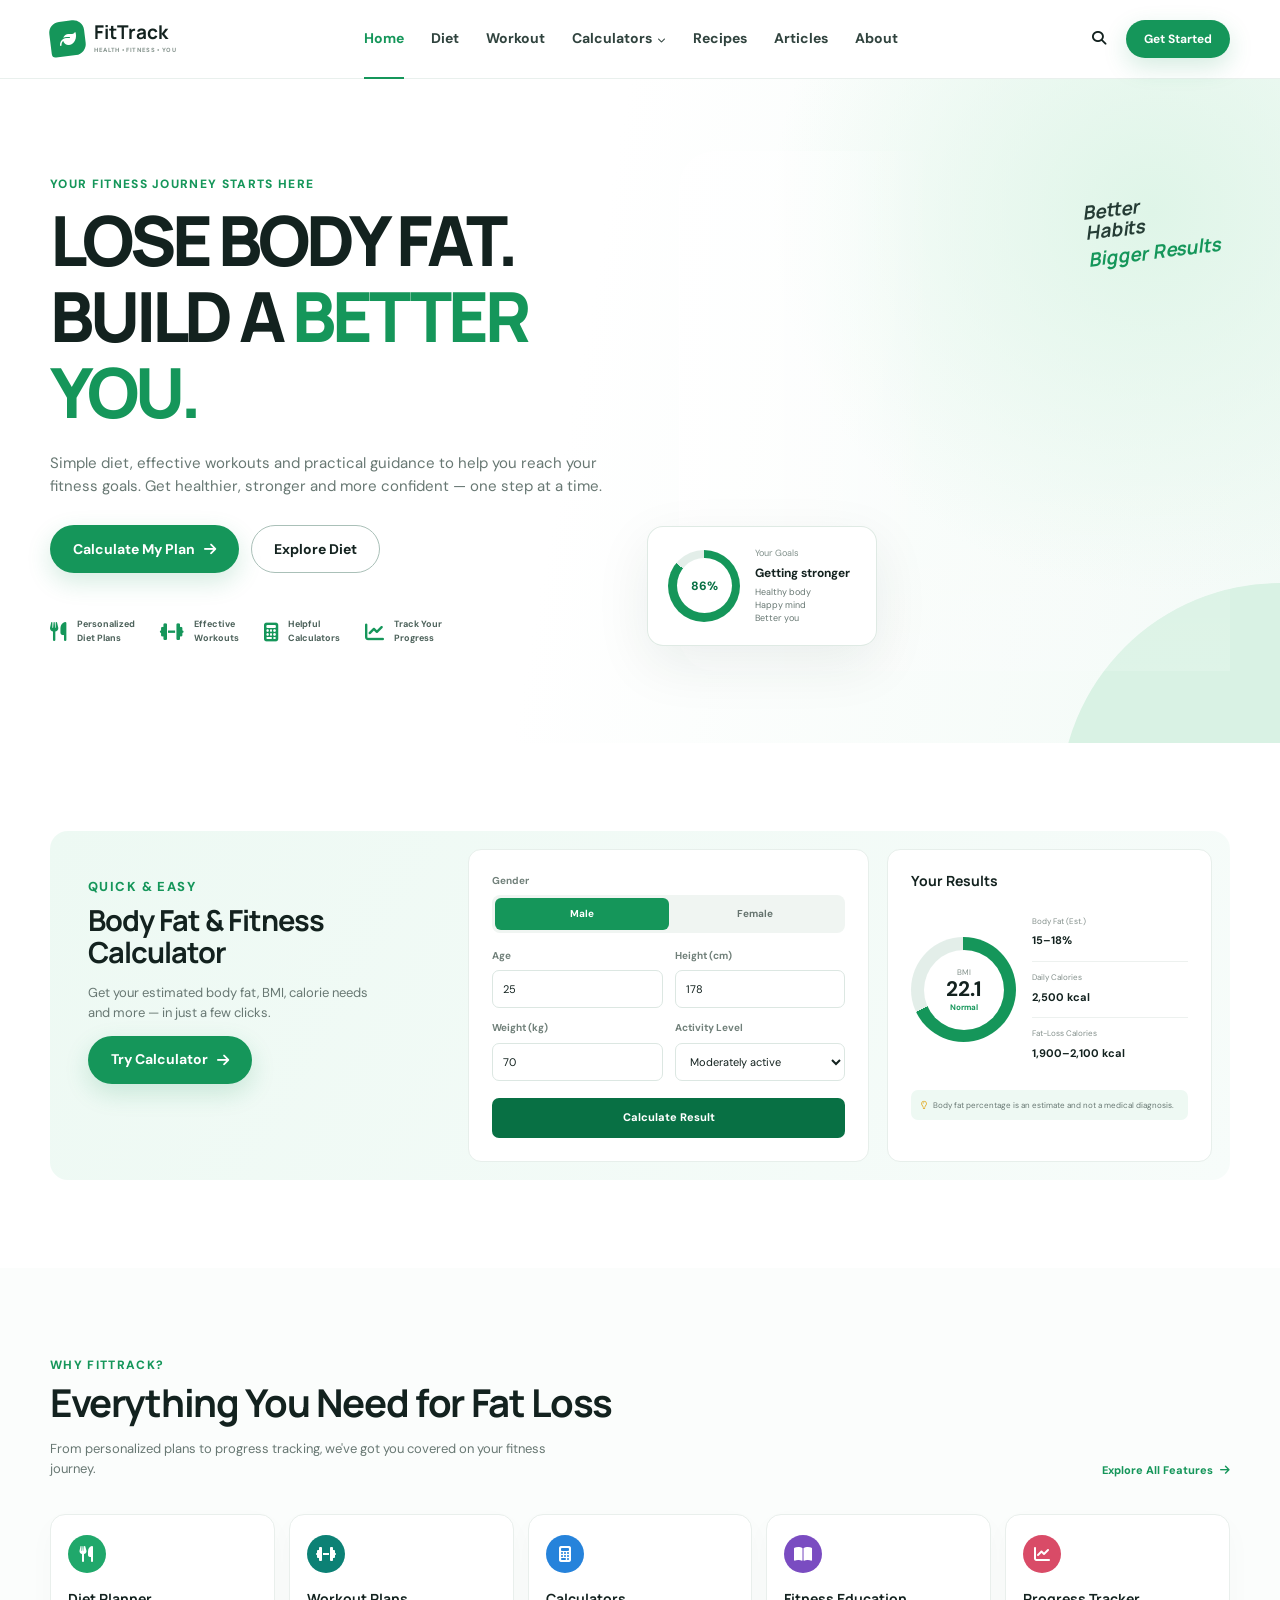
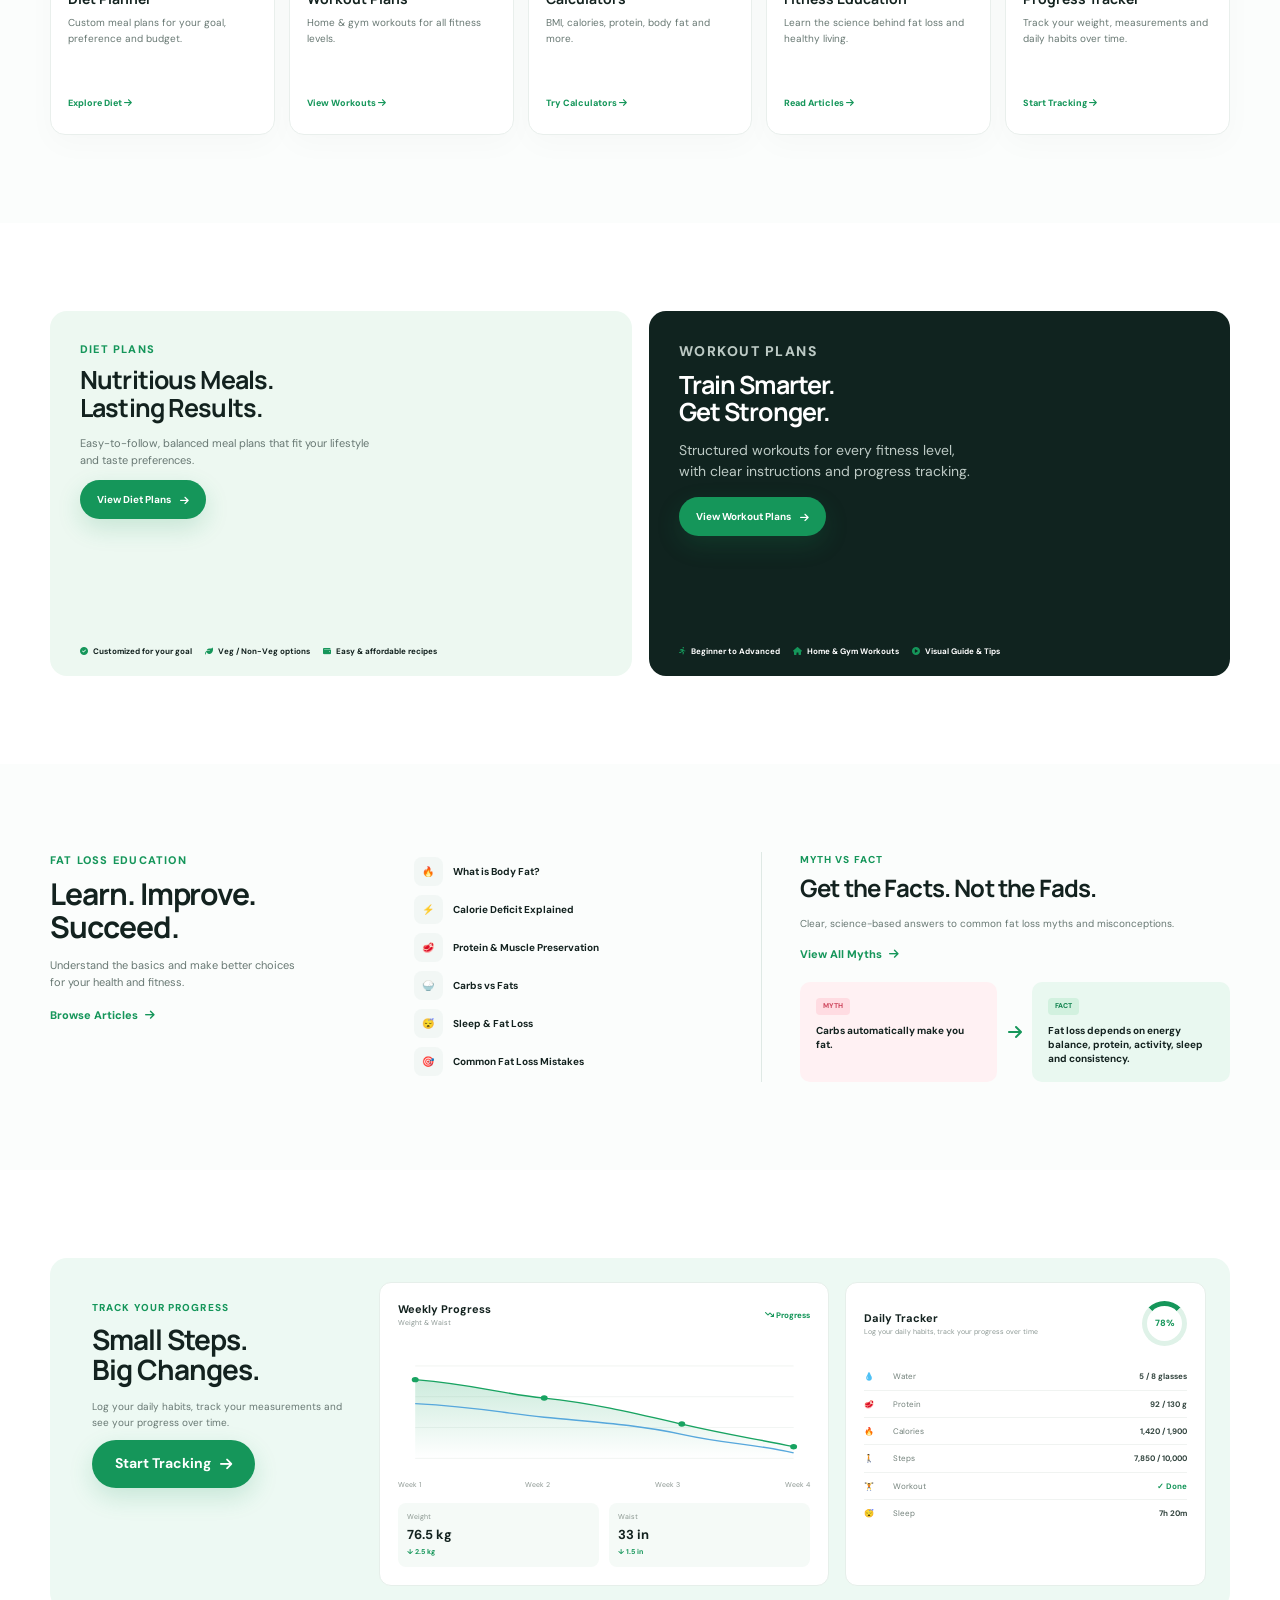
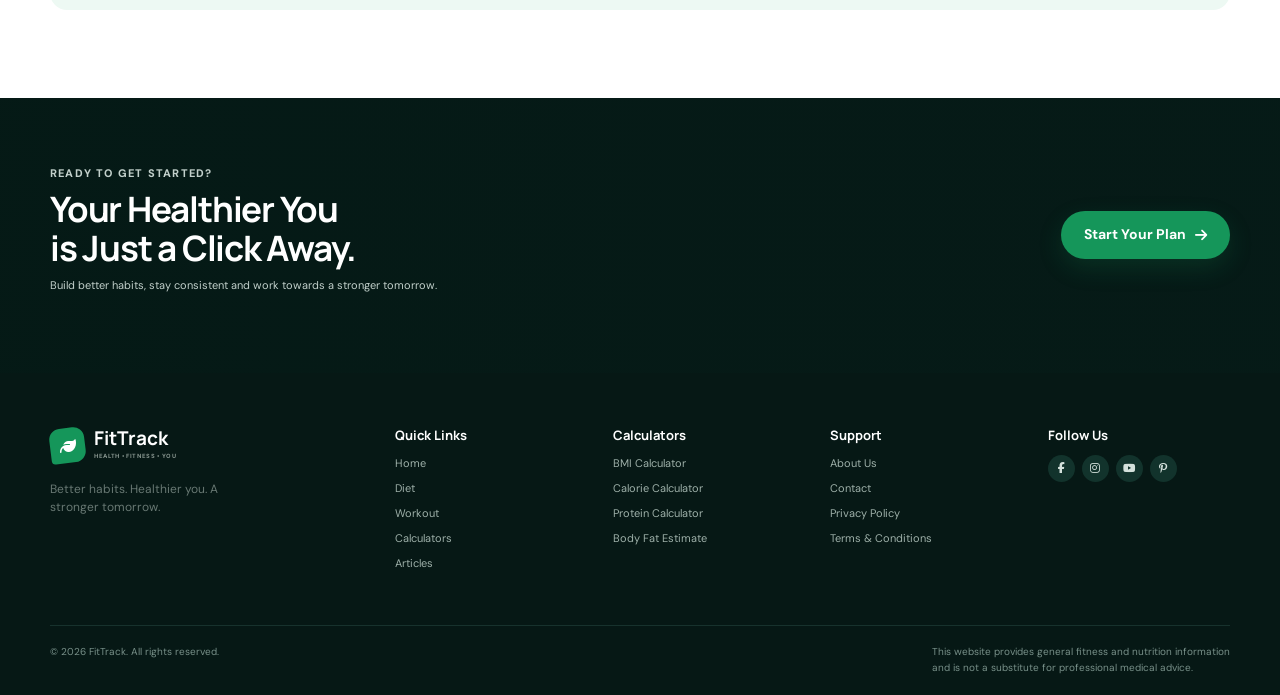
<file: index.html>
<!DOCTYPE html>
<html lang="en">
<head>
  <meta charset="UTF-8">
  <meta name="viewport" content="width=device-width, initial-scale=1.0">
  <meta name="description" content="FitTrack - practical body fat loss, nutrition, workouts and progress tracking.">
  <title>FitTrack — Lose Body Fat. Build a Better You.</title>

  <link rel="preconnect" href="https://fonts.googleapis.com">
  <link rel="preconnect" href="https://fonts.gstatic.com" crossorigin>
  <link href="https://fonts.googleapis.com/css2?family=DM+Sans:wght@400;500;600;700&family=Manrope:wght@500;600;700;800&display=swap" rel="stylesheet">
  <link rel="stylesheet" href="https://cdnjs.cloudflare.com/ajax/libs/font-awesome/6.7.2/css/all.min.css">
  <link rel="stylesheet" href="style.css">
</head>

<body>
  <header class="site-header" id="top">
    <div class="container nav-wrap">
      <a class="brand" href="#top" aria-label="FitTrack home">
        <span class="brand-mark"><i class="fa-solid fa-leaf"></i></span>
        <span>
          <strong>FitTrack</strong>
          <small>HEALTH • FITNESS • YOU</small>
        </span>
      </a>

      <button class="menu-toggle" aria-label="Open menu" aria-expanded="false">
        <i class="fa-solid fa-bars"></i>
      </button>

      <nav class="main-nav" aria-label="Main navigation">
        <a class="active" href="#top">Home</a>
        <a href="diet.html">Diet</a>
        <a href="workout.html">Workout</a>
        <a href="calculators.html">Calculators <i class="fa-solid fa-chevron-down"></i></a>
        <a href="recipes.html">Recipes</a>
        <a href="articles.html">Articles</a>
        <a href="about.html">About</a>
      </nav>

      <div class="nav-actions">
        <button class="icon-btn" aria-label="Search"><i class="fa-solid fa-magnifying-glass"></i></button>
        <a href="calculators.html" class="btn btn-primary btn-small">Get Started</a>
      </div>
    </div>
  </header>

  <main>
    <!-- HERO -->
    <section class="hero section-pad">
      <div class="container hero-grid">
        <div class="hero-copy reveal">
          <p class="eyebrow">YOUR FITNESS JOURNEY STARTS HERE</p>
          <h1>Lose body fat.<br>Build a <span>better you.</span></h1>
          <p class="hero-text">
            Simple diet, effective workouts and practical guidance to help you reach your
            fitness goals. Get healthier, stronger and more confident — one step at a time.
          </p>

          <div class="hero-buttons">
            <a href="calculators.html" class="btn btn-primary">Calculate My Plan <i class="fa-solid fa-arrow-right"></i></a>
            <a href="diet.html" class="btn btn-outline">Explore Diet</a>
          </div>

          <div class="hero-features">
            <div><i class="fa-solid fa-utensils"></i><span>Personalized<br>Diet Plans</span></div>
            <div><i class="fa-solid fa-dumbbell"></i><span>Effective<br>Workouts</span></div>
            <div><i class="fa-solid fa-calculator"></i><span>Helpful<br>Calculators</span></div>
            <div><i class="fa-solid fa-chart-line"></i><span>Track Your<br>Progress</span></div>
          </div>
        </div>

        <div class="hero-visual reveal">
          <div class="hero-photo">
            <div class="hero-photo-overlay"></div>
            <div class="scribble">Better<br>Habits<br><span>Bigger Results</span></div>
          </div>

          <div class="goal-card glass-card">
            <div class="goal-ring"><span>86%</span></div>
            <div>
              <small>Your Goals</small>
              <strong>Getting stronger</strong>
              <p>Healthy body<br>Happy mind<br>Better you</p>
            </div>
          </div>
        </div>
      </div>
    </section>

    <!-- CALCULATOR -->
    <section class="calculator-section section-pad" id="calculator">
      <div class="container calculator-box reveal">
        <div class="calculator-intro">
          <p class="eyebrow">QUICK & EASY</p>
          <h2>Body Fat & Fitness Calculator</h2>
          <p>Get your estimated body fat, BMI, calorie needs and more — in just a few clicks.</p>
          <button class="btn btn-primary" id="tryCalculator">Try Calculator <i class="fa-solid fa-arrow-right"></i></button>
        </div>

        <form class="calc-form" id="fitnessForm">
          <div class="field-group">
            <label>Gender</label>
            <div class="segmented">
              <label><input type="radio" name="gender" value="male" checked><span>Male</span></label>
              <label><input type="radio" name="gender" value="female"><span>Female</span></label>
            </div>
          </div>

          <div class="form-grid">
            <label class="field">
              <span>Age</span>
              <input type="number" id="age" value="25" min="15" max="100">
            </label>
            <label class="field">
              <span>Height (cm)</span>
              <input type="number" id="height" value="178" min="100" max="230">
            </label>
            <label class="field">
              <span>Weight (kg)</span>
              <input type="number" id="weight" value="70" min="30" max="250">
            </label>
            <label class="field">
              <span>Activity Level</span>
              <select id="activity">
                <option value="1.2">Sedentary</option>
                <option value="1.375">Lightly active</option>
                <option value="1.55" selected>Moderately active</option>
                <option value="1.725">Very active</option>
                <option value="1.9">Extra active</option>
              </select>
            </label>
          </div>

          <button class="calculate-btn" type="submit">Calculate Result</button>
        </form>

        <div class="result-card">
          <h3>Your Results</h3>
          <div class="result-main">
            <div class="bmi-ring"><div><small>BMI</small><strong id="bmiValue">22.1</strong><span id="bmiStatus">Normal</span></div></div>
            <div class="result-list">
              <div><span>Body Fat (Est.)</span><strong id="bodyFat">15–18%</strong></div>
              <div><span>Daily Calories</span><strong id="dailyCalories">2,500 kcal</strong></div>
              <div><span>Fat-Loss Calories</span><strong id="fatLossCalories">1,900–2,100 kcal</strong></div>
            </div>
          </div>
          <p class="result-note"><i class="fa-regular fa-lightbulb"></i> Body fat percentage is an estimate and not a medical diagnosis.</p>
        </div>
      </div>
    </section>

    <!-- FEATURES -->
    <section class="features section-pad" id="about">
      <div class="container">
        <div class="section-heading reveal">
          <div>
            <p class="eyebrow">WHY FITTRACK?</p>
            <h2>Everything You Need for Fat Loss</h2>
            <p>From personalized plans to progress tracking, we've got you covered on your fitness journey.</p>
          </div>
          <a href="calculators.html" class="text-link">Explore All Features <i class="fa-solid fa-arrow-right"></i></a>
        </div>

        <div class="feature-grid">
          <article class="feature-card reveal">
            <div class="feature-icon green"><i class="fa-solid fa-utensils"></i></div>
            <h3>Diet Planner</h3>
            <p>Custom meal plans for your goal, preference and budget.</p>
            <a href="diet.html">Explore Diet <i class="fa-solid fa-arrow-right"></i></a>
          </article>

          <article class="feature-card reveal">
            <div class="feature-icon teal"><i class="fa-solid fa-dumbbell"></i></div>
            <h3>Workout Plans</h3>
            <p>Home & gym workouts for all fitness levels.</p>
            <a href="workout.html">View Workouts <i class="fa-solid fa-arrow-right"></i></a>
          </article>

          <article class="feature-card reveal">
            <div class="feature-icon blue"><i class="fa-solid fa-calculator"></i></div>
            <h3>Calculators</h3>
            <p>BMI, calories, protein, body fat and more.</p>
            <a href="calculators.html">Try Calculators <i class="fa-solid fa-arrow-right"></i></a>
          </article>

          <article class="feature-card reveal">
            <div class="feature-icon purple"><i class="fa-solid fa-book-open"></i></div>
            <h3>Fitness Education</h3>
            <p>Learn the science behind fat loss and healthy living.</p>
            <a href="articles.html">Read Articles <i class="fa-solid fa-arrow-right"></i></a>
          </article>

          <article class="feature-card reveal">
            <div class="feature-icon red"><i class="fa-solid fa-chart-line"></i></div>
            <h3>Progress Tracker</h3>
            <p>Track your weight, measurements and daily habits over time.</p>
            <a href="progress.html">Start Tracking <i class="fa-solid fa-arrow-right"></i></a>
          </article>
        </div>
      </div>
    </section>

    <!-- DIET + WORKOUT -->
    <section class="plans section-pad" id="diet">
      <div class="container plans-grid">
        <article class="plan-card diet-card reveal" id="recipes">
          <div class="plan-content">
            <p class="eyebrow">DIET PLANS</p>
            <h2>Nutritious Meals.<br>Lasting Results.</h2>
            <p>Easy-to-follow, balanced meal plans that fit your lifestyle and taste preferences.</p>
            <a href="recipes.html" class="btn btn-primary">View Diet Plans <i class="fa-solid fa-arrow-right"></i></a>
          </div>
          <div class="food-image" role="img" aria-label="Healthy balanced meal"></div>
          <div class="plan-tags">
            <span><i class="fa-solid fa-circle-check"></i> Customized for your goal</span>
            <span><i class="fa-solid fa-leaf"></i> Veg / Non-Veg options</span>
            <span><i class="fa-solid fa-wallet"></i> Easy & affordable recipes</span>
          </div>
        </article>

        <article class="plan-card workout-card reveal" id="workout">
          <div class="plan-content">
            <p class="eyebrow">WORKOUT PLANS</p>
            <h2>Train Smarter.<br>Get Stronger.</h2>
            <p>Structured workouts for every fitness level, with clear instructions and progress tracking.</p>
            <a href="workout.html" class="btn btn-primary">View Workout Plans <i class="fa-solid fa-arrow-right"></i></a>
          </div>
          <div class="workout-image" role="img" aria-label="Fitness training"></div>
          <div class="plan-tags">
            <span><i class="fa-solid fa-person-running"></i> Beginner to Advanced</span>
            <span><i class="fa-solid fa-house"></i> Home & Gym Workouts</span>
            <span><i class="fa-solid fa-circle-play"></i> Visual Guide & Tips</span>
          </div>
        </article>
      </div>
    </section>

    <!-- EDUCATION -->
    <section class="education section-pad" id="articles">
      <div class="container education-grid">
        <div class="education-left reveal">
          <p class="eyebrow">FAT LOSS EDUCATION</p>
          <h2>Learn. Improve. Succeed.</h2>
          <p>Understand the basics and make better choices for your health and fitness.</p>
          <a href="articles.html#article-list" class="text-link">Browse Articles <i class="fa-solid fa-arrow-right"></i></a>
        </div>

        <div class="topic-list reveal" id="article-list">
          <a href="articles.html#what-is-body-fat"><span>🔥</span> What is Body Fat?</a>
          <a href="articles.html#calorie-deficit-explained"><span>⚡</span> Calorie Deficit Explained</a>
          <a href="articles.html#protein-muscle-preservation"><span>🥩</span> Protein & Muscle Preservation</a>
          <a href="articles.html#carbs-vs-fats"><span>🍚</span> Carbs vs Fats</a>
          <a href="articles.html#sleep-fat-loss"><span>😴</span> Sleep & Fat Loss</a>
          <a href="articles.html#common-fat-loss-mistakes"><span>🎯</span> Common Fat Loss Mistakes</a>
        </div>

        <div class="myth-box reveal">
          <p class="eyebrow">MYTH VS FACT</p>
          <h2>Get the Facts. Not the Fads.</h2>
          <p>Clear, science-based answers to common fat loss myths and misconceptions.</p>
          <a href="articles.html#myth" class="text-link">View All Myths <i class="fa-solid fa-arrow-right"></i></a>
          <div class="myth-fact" id="myth">
            <div class="myth">
              <small>MYTH</small>
              <strong>Carbs automatically make you fat.</strong>
            </div>
            <div class="arrow"><i class="fa-solid fa-arrow-right"></i></div>
            <div class="fact">
              <small>FACT</small>
              <strong>Fat loss depends on energy balance, protein, activity, sleep and consistency.</strong>
            </div>
          </div>
        </div>
      </div>
    </section>

    <!-- PROGRESS -->
    <section class="progress-section section-pad" id="progress">
      <div class="container progress-box reveal">
        <div class="progress-intro">
          <p class="eyebrow">TRACK YOUR PROGRESS</p>
          <h2>Small Steps.<br>Big Changes.</h2>
          <p>Log your daily habits, track your measurements and see your progress over time.</p>
          <a href="progress.html" class="btn btn-primary" id="trackBtn">Start Tracking <i class="fa-solid fa-arrow-right"></i></a>
        </div>

        <div class="chart-card">
          <div class="chart-head">
            <div><strong>Weekly Progress</strong><small>Weight & Waist</small></div>
            <span><i class="fa-solid fa-arrow-trend-down"></i> Progress</span>
          </div>
          <div class="chart">
            <svg viewBox="0 0 480 190" preserveAspectRatio="none" aria-label="Example progress chart">
              <defs>
                <linearGradient id="areaFill" x1="0" y1="0" x2="0" y2="1">
                  <stop offset="0%" stop-color="#19a463" stop-opacity=".22"/>
                  <stop offset="100%" stop-color="#19a463" stop-opacity="0"/>
                </linearGradient>
              </defs>
              <path class="grid-line" d="M20 35H460M20 80H460M20 125H460M20 170H460"/>
              <path class="area" d="M20 55 C95 63, 115 75, 170 82 S275 104, 330 120 S410 140, 460 153 L460 170 L20 170 Z"/>
              <path class="weight-line" d="M20 55 C95 63, 115 75, 170 82 S275 104, 330 120 S410 140, 460 153"/>
              <path class="waist-line" d="M20 90 C95 95, 115 103, 170 110 S275 120, 330 135 S410 148, 460 162"/>
              <circle cx="20" cy="55" r="4"/><circle cx="170" cy="82" r="4"/><circle cx="330" cy="120" r="4"/><circle cx="460" cy="153" r="4"/>
            </svg>
            <div class="chart-labels"><span>Week 1</span><span>Week 2</span><span>Week 3</span><span>Week 4</span></div>
          </div>
          <div class="metric-row">
            <div><small>Weight</small><strong>76.5 kg</strong><span>↓ 2.5 kg</span></div>
            <div><small>Waist</small><strong>33 in</strong><span>↓ 1.5 in</span></div>
          </div>
        </div>

        <div class="daily-card">
          <div class="daily-head">
            <div><strong>Daily Tracker</strong><small>Log your daily habits, track your progress over time</small></div>
            <div class="completion">78%</div>
          </div>
          <ul>
            <li><span>💧</span> Water <strong>5 / 8 glasses</strong></li>
            <li><span>🥩</span> Protein <strong>92 / 130 g</strong></li>
            <li><span>🔥</span> Calories <strong>1,420 / 1,900</strong></li>
            <li><span>🚶</span> Steps <strong>7,850 / 10,000</strong></li>
            <li><span>🏋️</span> Workout <strong class="done">✓ Done</strong></li>
            <li><span>😴</span> Sleep <strong>7h 20m</strong></li>
          </ul>
        </div>
      </div>
    </section>

    <!-- CTA -->
    <section class="cta-section">
      <div class="cta-image"></div>
      <div class="container cta-content">
        <div>
          <p class="eyebrow">READY TO GET STARTED?</p>
          <h2>Your Healthier You<br>is Just a Click Away.</h2>
          <p>Build better habits, stay consistent and work towards a stronger tomorrow.</p>
        </div>
        <a href="calculators.html" class="btn btn-primary">Start Your Plan <i class="fa-solid fa-arrow-right"></i></a>
      </div>
    </section>
  </main>

  <footer class="site-footer">
    <div class="container footer-grid">
      <div class="footer-brand">
        <a class="brand light" href="#top">
          <span class="brand-mark"><i class="fa-solid fa-leaf"></i></span>
          <span><strong>FitTrack</strong><small>HEALTH • FITNESS • YOU</small></span>
        </a>
        <p>Better habits. Healthier you. A stronger tomorrow.</p>
      </div>

      <div>
        <h4>Quick Links</h4>
        <a href="index.html">Home</a><a href="diet.html">Diet</a><a href="workout.html">Workout</a><a href="calculators.html">Calculators</a><a href="articles.html">Articles</a>
      </div>

      <div>
        <h4>Calculators</h4>
        <a href="calculators.html#bmi">BMI Calculator</a><a href="calculators.html#calorie">Calorie Calculator</a><a href="calculators.html#protein">Protein Calculator</a><a href="calculators.html#body-fat">Body Fat Estimate</a>
      </div>

      <div>
        <h4>Support</h4>
        <a href="index.html#about">About Us</a><a href="index.html#contact">Contact</a><a href="index.html#privacy">Privacy Policy</a><a href="index.html#terms">Terms & Conditions</a>
      </div>

      <div>
        <h4>Follow Us</h4>
        <div class="socials">
          <a href="#" aria-label="Facebook"><i class="fa-brands fa-facebook-f"></i></a>
          <a href="#" aria-label="Instagram"><i class="fa-brands fa-instagram"></i></a>
          <a href="#" aria-label="YouTube"><i class="fa-brands fa-youtube"></i></a>
          <a href="#" aria-label="Pinterest"><i class="fa-brands fa-pinterest-p"></i></a>
        </div>
      </div>
    </div>

    <div class="container footer-bottom">
      <p>© 2026 FitTrack. All rights reserved.</p>
      <p>This website provides general fitness and nutrition information<br>and is not a substitute for professional medical advice.</p>
    </div>
  </footer>

  <div class="toast" id="toast" role="status"></div>
  <script src="script.js"></script>
</body>
</html>
</file>
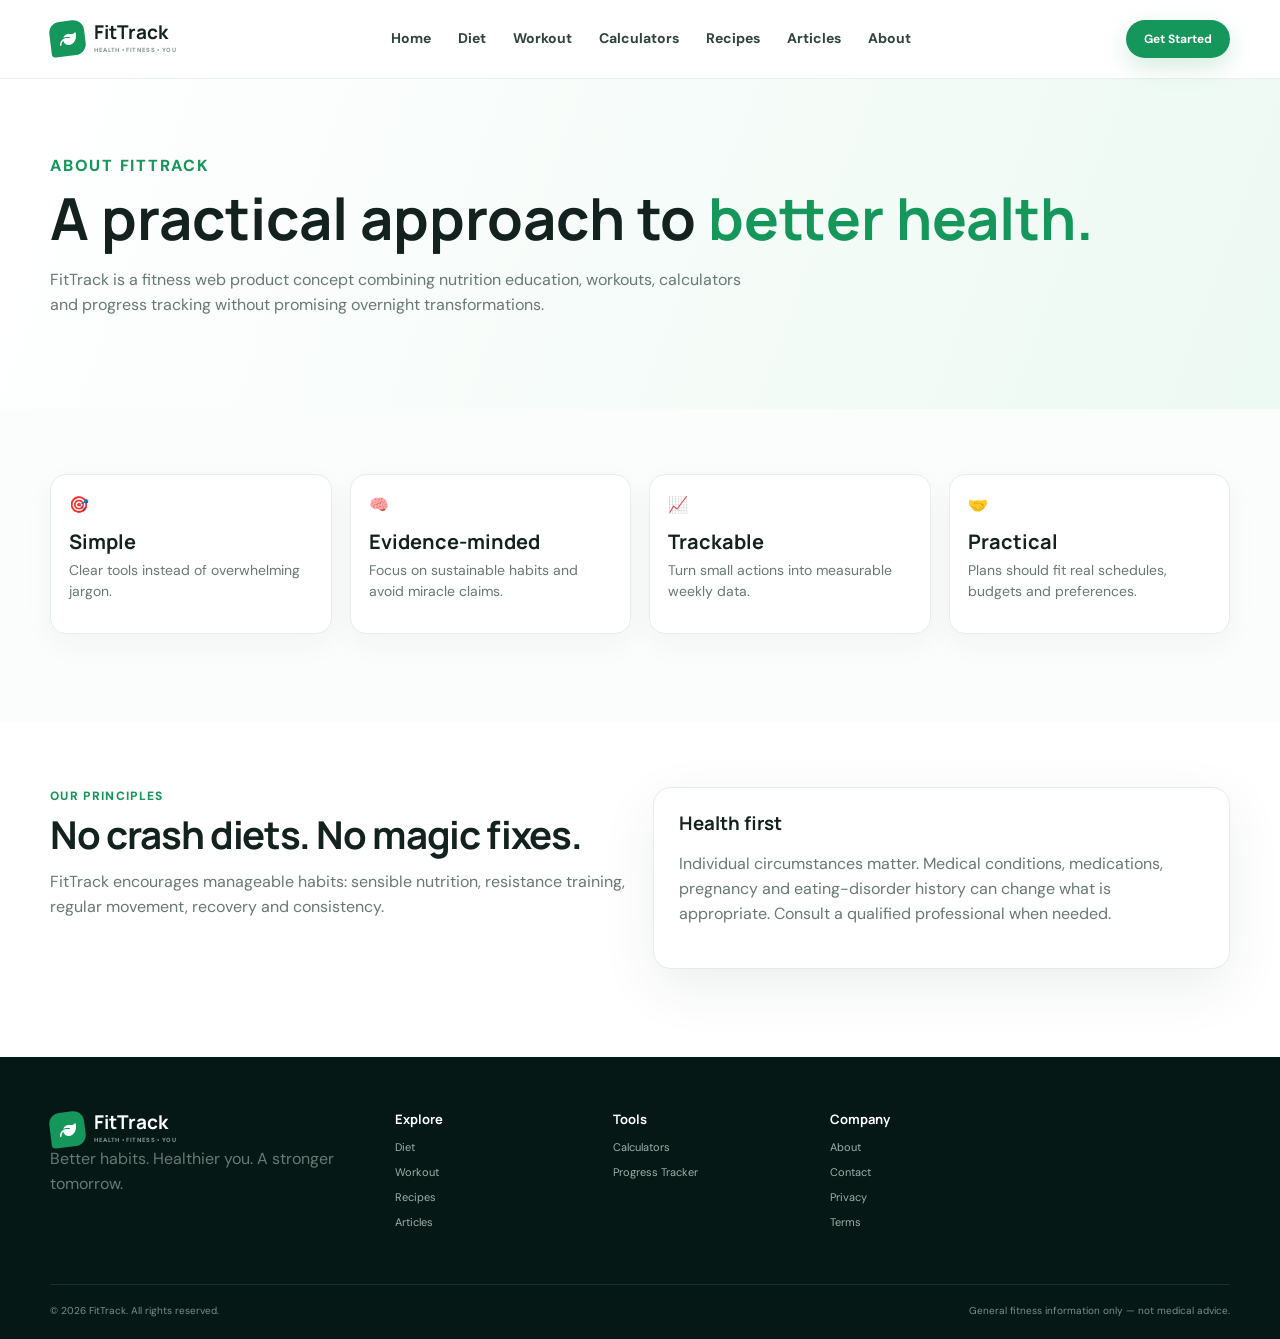
<file: about.html>
<!doctype html><html lang="en"><head><meta charset="utf-8"><meta name="viewport" content="width=device-width,initial-scale=1"><meta name="description" content="FitTrack fitness, nutrition and fat loss tools."><title>About FitTrack | FitTrack</title><link rel="preconnect" href="https://fonts.googleapis.com"><link rel="preconnect" href="https://fonts.gstatic.com" crossorigin><link href="https://fonts.googleapis.com/css2?family=DM+Sans:wght@400;500;600;700;800&family=Manrope:wght@500;600;700;800&display=swap" rel="stylesheet"><link rel="stylesheet" href="https://cdnjs.cloudflare.com/ajax/libs/font-awesome/6.7.2/css/all.min.css"><link rel="stylesheet" href="style.css"></head><body><header class="site-header"><div class="container nav-wrap"><a class="brand" href="index.html"><span class="brand-mark"><i class="fa-solid fa-leaf"></i></span><span><strong>FitTrack</strong><small>HEALTH • FITNESS • YOU</small></span></a><button class="menu-toggle" aria-label="Menu"><i class="fa-solid fa-bars"></i></button><nav class="main-nav"><a class="" href="index.html">Home</a><a class="" href="diet.html">Diet</a><a class="" href="workout.html">Workout</a><a class="" href="calculators.html">Calculators</a><a class="" href="recipes.html">Recipes</a><a class="" href="articles.html">Articles</a><a class="active" href="about.html">About</a></nav><div class="nav-actions"><a class="btn btn-primary btn-small" href="calculators.html">Get Started</a></div></div></header><main><section class="page-hero"><div class="container"><p class="eyebrow">ABOUT FITTRACK</p><h1>A practical approach to <span style="color:var(--green)">better health.</span></h1><p>FitTrack is a fitness web product concept combining nutrition education, workouts, calculators and progress tracking without promising overnight transformations.</p></div></section><section class="section"><div class="container inner-grid four"><div class="card"><div class="icon">🎯</div><h3>Simple</h3><p>Clear tools instead of overwhelming jargon.</p></div><div class="card"><div class="icon">🧠</div><h3>Evidence-minded</h3><p>Focus on sustainable habits and avoid miracle claims.</p></div><div class="card"><div class="icon">📈</div><h3>Trackable</h3><p>Turn small actions into measurable weekly data.</p></div><div class="card"><div class="icon">🤝</div><h3>Practical</h3><p>Plans should fit real schedules, budgets and preferences.</p></div></div></section><section class="section" style="background:#fff"><div class="container split"><div><p class="eyebrow">OUR PRINCIPLES</p><h2>No crash diets. No magic fixes.</h2><p>FitTrack encourages manageable habits: sensible nutrition, resistance training, regular movement, recovery and consistency.</p></div><div class="panel"><h3>Health first</h3><p>Individual circumstances matter. Medical conditions, medications, pregnancy and eating-disorder history can change what is appropriate. Consult a qualified professional when needed.</p></div></div></section></main><footer class="site-footer"><div class="container footer-grid"><div><a class="brand light" href="index.html"><span class="brand-mark"><i class="fa-solid fa-leaf"></i></span><span><strong>FitTrack</strong><small>HEALTH • FITNESS • YOU</small></span></a><p>Better habits. Healthier you. A stronger tomorrow.</p></div><div><h4>Explore</h4><a href="diet.html">Diet</a><a href="workout.html">Workout</a><a href="recipes.html">Recipes</a><a href="articles.html">Articles</a></div><div><h4>Tools</h4><a href="calculators.html">Calculators</a><a href="progress.html">Progress Tracker</a></div><div><h4>Company</h4><a href="about.html">About</a><a href="contact.html">Contact</a><a href="#">Privacy</a><a href="#">Terms</a></div></div><div class="container footer-bottom"><p>© 2026 FitTrack. All rights reserved.</p><p>General fitness information only — not medical advice.</p></div></footer><div class="toast" id="toast"></div><script src="script.js"></script></body></html>
</file>
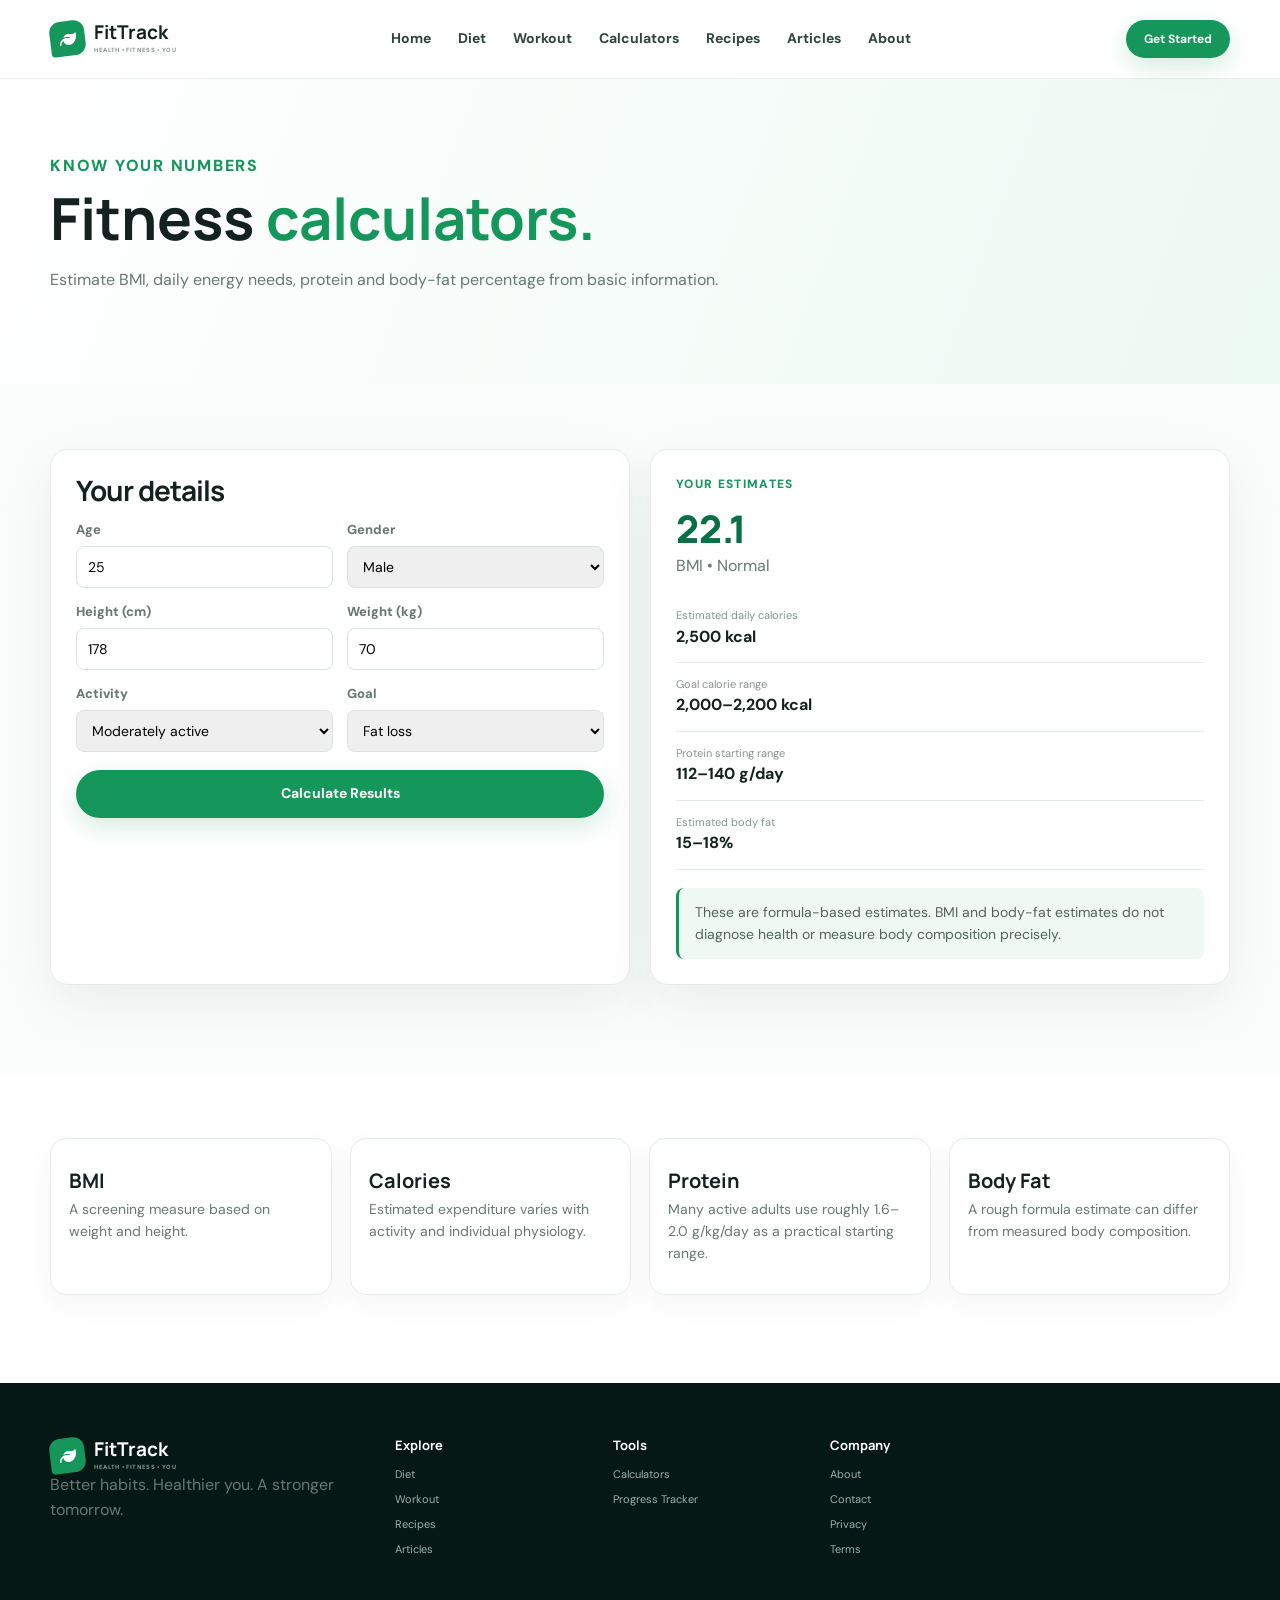
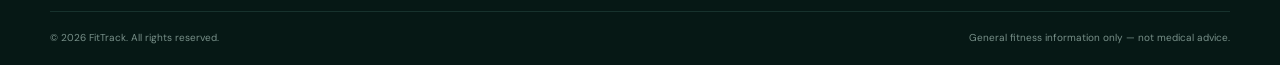
<file: calculators.html>
<!doctype html><html lang="en"><head><meta charset="utf-8"><meta name="viewport" content="width=device-width,initial-scale=1"><meta name="description" content="FitTrack fitness, nutrition and fat loss tools."><title>Fitness Calculators | FitTrack</title><link rel="preconnect" href="https://fonts.googleapis.com"><link rel="preconnect" href="https://fonts.gstatic.com" crossorigin><link href="https://fonts.googleapis.com/css2?family=DM+Sans:wght@400;500;600;700;800&family=Manrope:wght@500;600;700;800&display=swap" rel="stylesheet"><link rel="stylesheet" href="https://cdnjs.cloudflare.com/ajax/libs/font-awesome/6.7.2/css/all.min.css"><link rel="stylesheet" href="style.css"></head><body><header class="site-header"><div class="container nav-wrap"><a class="brand" href="index.html"><span class="brand-mark"><i class="fa-solid fa-leaf"></i></span><span><strong>FitTrack</strong><small>HEALTH • FITNESS • YOU</small></span></a><button class="menu-toggle" aria-label="Menu"><i class="fa-solid fa-bars"></i></button><nav class="main-nav"><a class="" href="index.html">Home</a><a class="" href="diet.html">Diet</a><a class="" href="workout.html">Workout</a><a class="active" href="calculators.html">Calculators</a><a class="" href="recipes.html">Recipes</a><a class="" href="articles.html">Articles</a><a class="" href="about.html">About</a></nav><div class="nav-actions"><a class="btn btn-primary btn-small" href="calculators.html">Get Started</a></div></div></header><main><section class="page-hero"><div class="container"><p class="eyebrow">KNOW YOUR NUMBERS</p><h1>Fitness <span style="color:var(--green)">calculators.</span></h1><p>Estimate BMI, daily energy needs, protein and body-fat percentage from basic information.</p></div></section><section class="section"><div class="container"><div class="tool-layout"><form class="panel" id="calc"><h2 style="font-size:28px">Your details</h2><div class="form-grid2"><div class="form-field"><label>Age</label><input id="age" type="number" value="25"></div><div class="form-field"><label>Gender</label><select id="gender"><option value="male">Male</option><option value="female">Female</option></select></div><div class="form-field"><label>Height (cm)</label><input id="height" type="number" value="178"></div><div class="form-field"><label>Weight (kg)</label><input id="weight" type="number" value="70"></div><div class="form-field"><label>Activity</label><select id="activity"><option value="1.2">Sedentary</option><option value="1.375">Lightly active</option><option value="1.55" selected>Moderately active</option><option value="1.725">Very active</option><option value="1.9">Extra active</option></select></div><div class="form-field"><label>Goal</label><select id="goal"><option value="loss">Fat loss</option><option value="maintain">Maintain</option><option value="gain">Muscle gain</option></select></div></div><button class="btn btn-primary" style="width:100%;margin-top:18px">Calculate Results</button></form><div class="panel"><p class="eyebrow">YOUR ESTIMATES</p><div class="result-number" id="bmi">22.1</div><p id="status">BMI • Normal</p><div class="result-item"><small>Estimated daily calories</small><strong id="tdee">2,500 kcal</strong></div><div class="result-item"><small>Goal calorie range</small><strong id="target">2,000–2,200 kcal</strong></div><div class="result-item"><small>Protein starting range</small><strong id="prot">112–140 g/day</strong></div><div class="result-item"><small>Estimated body fat</small><strong id="bf">15–18%</strong></div><div class="notice">These are formula-based estimates. BMI and body-fat estimates do not diagnose health or measure body composition precisely.</div></div></div></div></section><section class="section" style="background:#fff"><div class="container inner-grid four"><div class="card"><h3>BMI</h3><p>A screening measure based on weight and height.</p></div><div class="card"><h3>Calories</h3><p>Estimated expenditure varies with activity and individual physiology.</p></div><div class="card" id="protein"><h3>Protein</h3><p>Many active adults use roughly 1.6–2.0 g/kg/day as a practical starting range.</p></div><div class="card" id="bodyfat"><h3>Body Fat</h3><p>A rough formula estimate can differ from measured body composition.</p></div></div></section></main><footer class="site-footer"><div class="container footer-grid"><div><a class="brand light" href="index.html"><span class="brand-mark"><i class="fa-solid fa-leaf"></i></span><span><strong>FitTrack</strong><small>HEALTH • FITNESS • YOU</small></span></a><p>Better habits. Healthier you. A stronger tomorrow.</p></div><div><h4>Explore</h4><a href="diet.html">Diet</a><a href="workout.html">Workout</a><a href="recipes.html">Recipes</a><a href="articles.html">Articles</a></div><div><h4>Tools</h4><a href="calculators.html">Calculators</a><a href="progress.html">Progress Tracker</a></div><div><h4>Company</h4><a href="about.html">About</a><a href="contact.html">Contact</a><a href="#">Privacy</a><a href="#">Terms</a></div></div><div class="container footer-bottom"><p>© 2026 FitTrack. All rights reserved.</p><p>General fitness information only — not medical advice.</p></div></footer><div class="toast" id="toast"></div><script src="script.js"></script><script>document.getElementById('calc').onsubmit=e=>{e.preventDefault();let age=+age.value,h=+height.value,w=+weight.value,a=+activity.value,g=gender.value,goalv=goal.value;if(!age||!h||!w)return showToast('Enter valid details.');let bmi=w/(h/100)**2,bmr=g==='male'?10*w+6.25*h-5*age+5:10*w+6.25*h-5*age-161,t=Math.round(bmr*a),target=goalv==='loss'?`${Math.max(1200,t-400).toLocaleString()}–${Math.max(1300,t-200).toLocaleString()} kcal`:goalv==='gain'?`${(t+200).toLocaleString()}–${(t+400).toLocaleString()} kcal`:`${t.toLocaleString()} kcal`,bf0=g==='male'?1.2*bmi+.23*age-16.2:1.2*bmi+.23*age-5.4,bfv=Math.max(5,Math.min(45,bf0));document.getElementById('bmi').textContent=bmi.toFixed(1);document.getElementById('status').textContent='BMI • '+(bmi<18.5?'Underweight':bmi<25?'Normal':bmi<30?'Overweight':'Obesity');document.getElementById('tdee').textContent=t.toLocaleString()+' kcal';document.getElementById('target').textContent=target;document.getElementById('prot').textContent=`${Math.round(w*1.6)}–${Math.round(w*2)} g/day`;document.getElementById('bf').textContent=`${Math.max(5,Math.round(bfv-2))}–${Math.round(bfv+2)}%`;showToast('Results updated.');};</script></body></html>
</file>
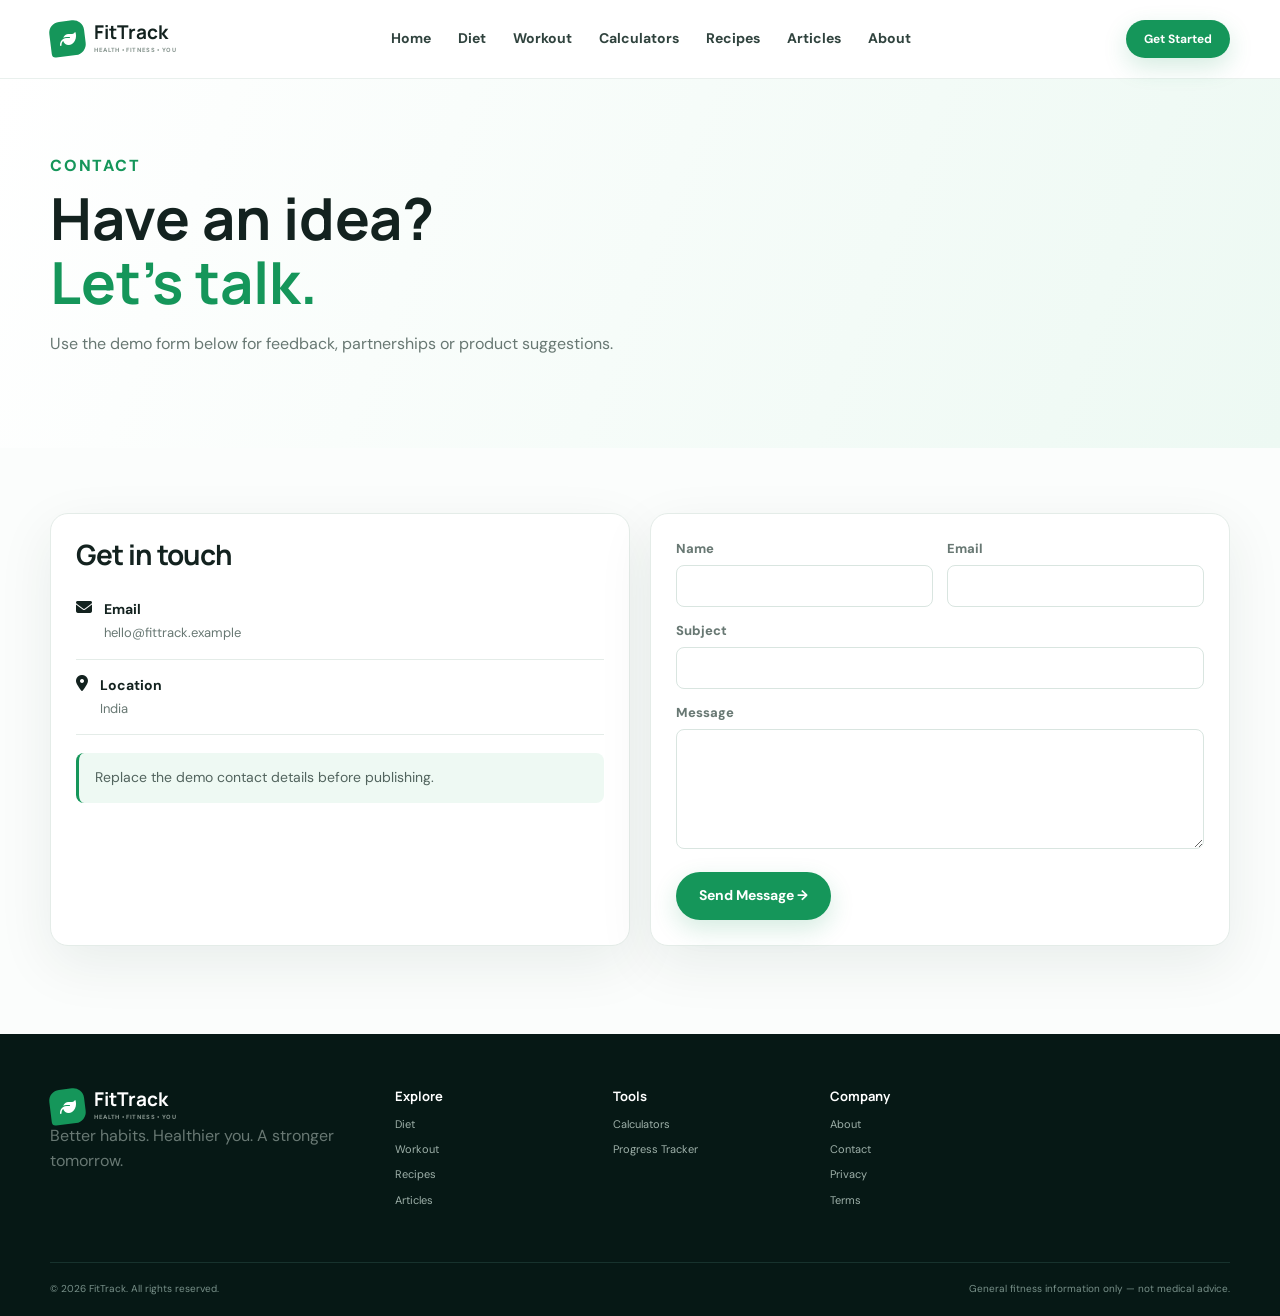
<file: contact.html>
<!doctype html><html lang="en"><head><meta charset="utf-8"><meta name="viewport" content="width=device-width,initial-scale=1"><meta name="description" content="FitTrack fitness, nutrition and fat loss tools."><title>Contact | FitTrack</title><link rel="preconnect" href="https://fonts.googleapis.com"><link rel="preconnect" href="https://fonts.gstatic.com" crossorigin><link href="https://fonts.googleapis.com/css2?family=DM+Sans:wght@400;500;600;700;800&family=Manrope:wght@500;600;700;800&display=swap" rel="stylesheet"><link rel="stylesheet" href="https://cdnjs.cloudflare.com/ajax/libs/font-awesome/6.7.2/css/all.min.css"><link rel="stylesheet" href="style.css"></head><body><header class="site-header"><div class="container nav-wrap"><a class="brand" href="index.html"><span class="brand-mark"><i class="fa-solid fa-leaf"></i></span><span><strong>FitTrack</strong><small>HEALTH • FITNESS • YOU</small></span></a><button class="menu-toggle" aria-label="Menu"><i class="fa-solid fa-bars"></i></button><nav class="main-nav"><a class="" href="index.html">Home</a><a class="" href="diet.html">Diet</a><a class="" href="workout.html">Workout</a><a class="" href="calculators.html">Calculators</a><a class="" href="recipes.html">Recipes</a><a class="" href="articles.html">Articles</a><a class="active" href="about.html">About</a></nav><div class="nav-actions"><a class="btn btn-primary btn-small" href="calculators.html">Get Started</a></div></div></header><main><section class="page-hero"><div class="container"><p class="eyebrow">CONTACT</p><h1>Have an idea?<br><span style="color:var(--green)">Let's talk.</span></h1><p>Use the demo form below for feedback, partnerships or product suggestions.</p></div></section><section class="section"><div class="container tool-layout"><div class="panel"><h2 style="font-size:28px">Get in touch</h2><div class="contact-item"><i class="fa-solid fa-envelope"></i><div><strong>Email</strong><p>hello@fittrack.example</p></div></div><div class="contact-item"><i class="fa-solid fa-location-dot"></i><div><strong>Location</strong><p>India</p></div></div><div class="notice">Replace the demo contact details before publishing.</div></div><form class="panel" id="contact"><div class="form-grid2"><div class="form-field"><label>Name</label><input required></div><div class="form-field"><label>Email</label><input required type="email"></div></div><div class="form-field" style="margin-top:14px"><label>Subject</label><input required></div><div class="form-field" style="margin-top:14px"><label>Message</label><textarea required></textarea></div><button class="btn btn-primary" style="margin-top:15px">Send Message →</button></form></div></section></main><footer class="site-footer"><div class="container footer-grid"><div><a class="brand light" href="index.html"><span class="brand-mark"><i class="fa-solid fa-leaf"></i></span><span><strong>FitTrack</strong><small>HEALTH • FITNESS • YOU</small></span></a><p>Better habits. Healthier you. A stronger tomorrow.</p></div><div><h4>Explore</h4><a href="diet.html">Diet</a><a href="workout.html">Workout</a><a href="recipes.html">Recipes</a><a href="articles.html">Articles</a></div><div><h4>Tools</h4><a href="calculators.html">Calculators</a><a href="progress.html">Progress Tracker</a></div><div><h4>Company</h4><a href="about.html">About</a><a href="contact.html">Contact</a><a href="#">Privacy</a><a href="#">Terms</a></div></div><div class="container footer-bottom"><p>© 2026 FitTrack. All rights reserved.</p><p>General fitness information only — not medical advice.</p></div></footer><div class="toast" id="toast"></div><script src="script.js"></script><script>contact.onsubmit=e=>{e.preventDefault();showToast('Demo submitted. Connect this form to your backend or email service.');contact.reset()}</script></body></html>
</file>
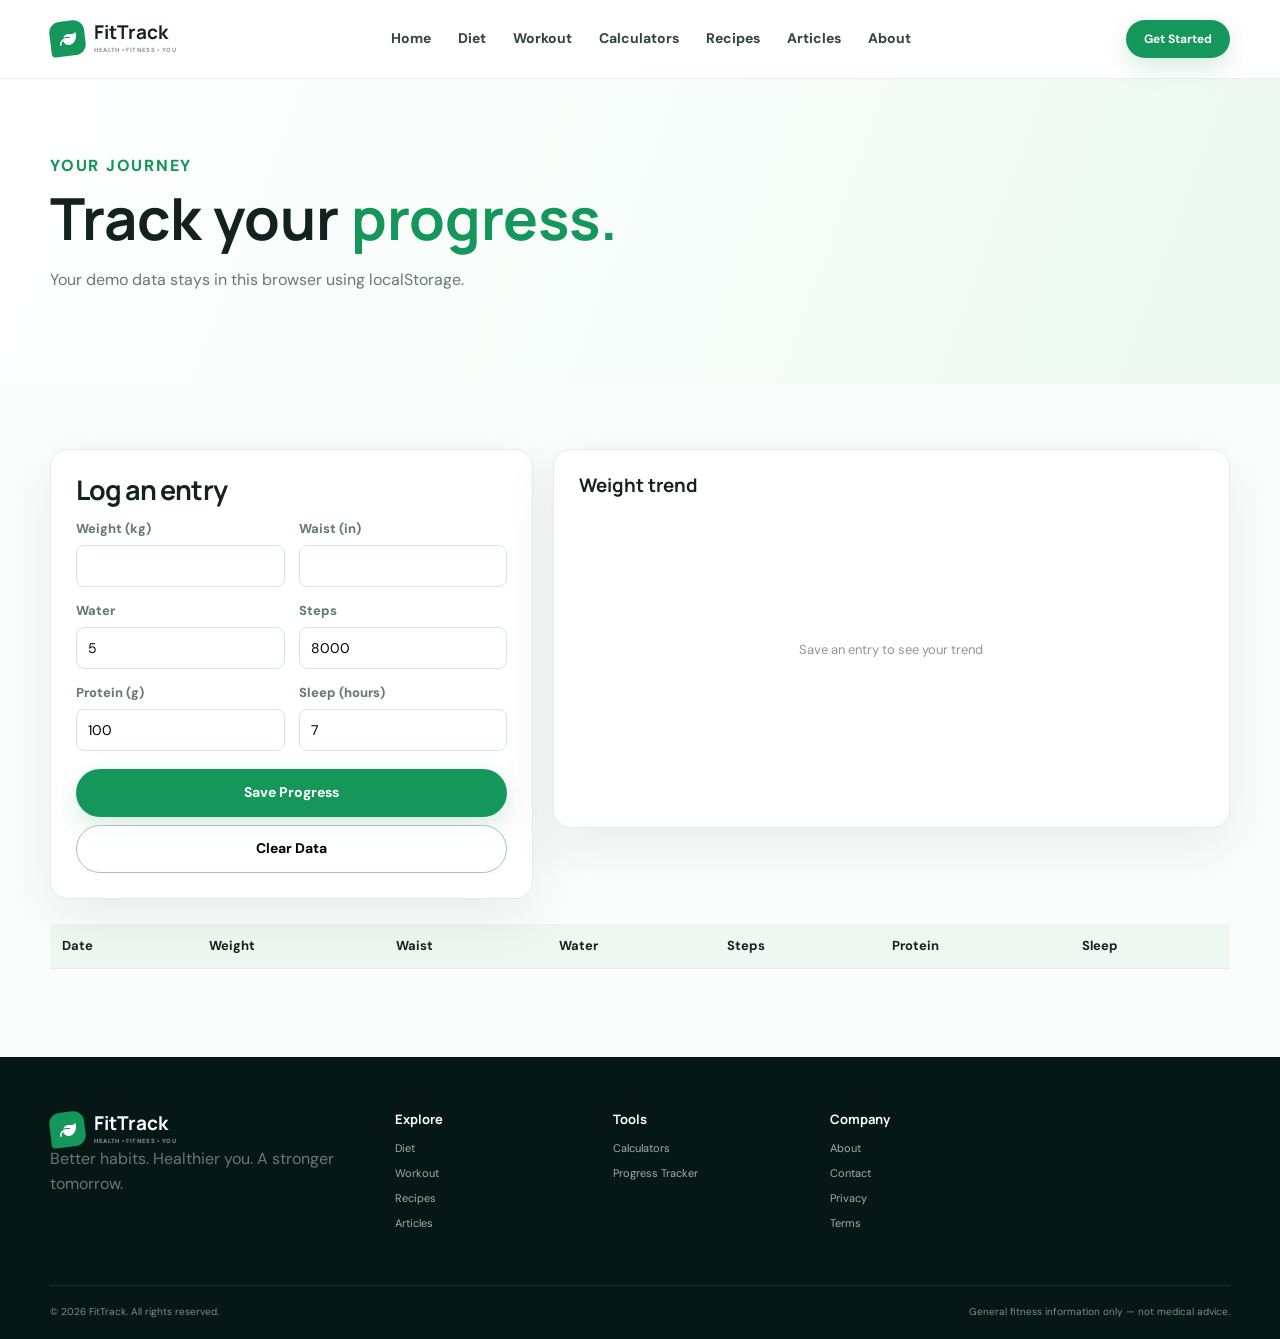
<file: progress.html>
<!doctype html><html lang="en"><head><meta charset="utf-8"><meta name="viewport" content="width=device-width,initial-scale=1"><meta name="description" content="FitTrack fitness, nutrition and fat loss tools."><title>Progress Tracker | FitTrack</title><link rel="preconnect" href="https://fonts.googleapis.com"><link rel="preconnect" href="https://fonts.gstatic.com" crossorigin><link href="https://fonts.googleapis.com/css2?family=DM+Sans:wght@400;500;600;700;800&family=Manrope:wght@500;600;700;800&display=swap" rel="stylesheet"><link rel="stylesheet" href="https://cdnjs.cloudflare.com/ajax/libs/font-awesome/6.7.2/css/all.min.css"><link rel="stylesheet" href="style.css"></head><body><header class="site-header"><div class="container nav-wrap"><a class="brand" href="index.html"><span class="brand-mark"><i class="fa-solid fa-leaf"></i></span><span><strong>FitTrack</strong><small>HEALTH • FITNESS • YOU</small></span></a><button class="menu-toggle" aria-label="Menu"><i class="fa-solid fa-bars"></i></button><nav class="main-nav"><a class="" href="index.html">Home</a><a class="" href="diet.html">Diet</a><a class="" href="workout.html">Workout</a><a class="" href="calculators.html">Calculators</a><a class="" href="recipes.html">Recipes</a><a class="" href="articles.html">Articles</a><a class="" href="about.html">About</a></nav><div class="nav-actions"><a class="btn btn-primary btn-small" href="calculators.html">Get Started</a></div></div></header><main><section class="page-hero"><div class="container"><p class="eyebrow">YOUR JOURNEY</p><h1>Track your <span style="color:var(--green)">progress.</span></h1><p>Your demo data stays in this browser using localStorage.</p></div></section><section class="section"><div class="container progress-grid"><form class="panel" id="pf"><h2 style="font-size:27px">Log an entry</h2><div class="form-grid2"><div class="form-field"><label>Weight (kg)</label><input id="pw" type="number" step=".1"></div><div class="form-field"><label>Waist (in)</label><input id="pwa" type="number" step=".1"></div><div class="form-field"><label>Water</label><input id="pwater" type="number" value="5"></div><div class="form-field"><label>Steps</label><input id="psteps" type="number" value="8000"></div><div class="form-field"><label>Protein (g)</label><input id="pprotein" type="number" value="100"></div><div class="form-field"><label>Sleep (hours)</label><input id="psleep" type="number" step=".1" value="7"></div></div><button class="btn btn-primary" style="width:100%;margin-top:18px">Save Progress</button><button type="button" class="btn btn-outline" style="width:100%;margin-top:8px" id="clear">Clear Data</button></form><div><div class="panel"><h3>Weight trend</h3><svg id="chart" viewBox="0 0 600 280" style="width:100%;height:280px"></svg></div><div class="inner-grid four" id="stats" style="margin-top:15px"></div></div></div><div class="container history" style="margin-top:25px"><table><thead><tr><th>Date</th><th>Weight</th><th>Waist</th><th>Water</th><th>Steps</th><th>Protein</th><th>Sleep</th></tr></thead><tbody id="hist"></tbody></table></div></section></main><footer class="site-footer"><div class="container footer-grid"><div><a class="brand light" href="index.html"><span class="brand-mark"><i class="fa-solid fa-leaf"></i></span><span><strong>FitTrack</strong><small>HEALTH • FITNESS • YOU</small></span></a><p>Better habits. Healthier you. A stronger tomorrow.</p></div><div><h4>Explore</h4><a href="diet.html">Diet</a><a href="workout.html">Workout</a><a href="recipes.html">Recipes</a><a href="articles.html">Articles</a></div><div><h4>Tools</h4><a href="calculators.html">Calculators</a><a href="progress.html">Progress Tracker</a></div><div><h4>Company</h4><a href="about.html">About</a><a href="contact.html">Contact</a><a href="#">Privacy</a><a href="#">Terms</a></div></div><div class="container footer-bottom"><p>© 2026 FitTrack. All rights reserved.</p><p>General fitness information only — not medical advice.</p></div></footer><div class="toast" id="toast"></div><script src="script.js"></script><script>let pd=JSON.parse(localStorage.getItem('fittrackProgress')||'[]');function render(){hist.innerHTML=pd.slice().reverse().map(x=>`<tr><td>${x.date}</td><td>${x.w||'-'} kg</td><td>${x.wa||'-'} in</td><td>${x.water}</td><td>${x.steps}</td><td>${x.protein} g</td><td>${x.sleep} h</td></tr>`).join('');let v=pd.map(x=>+x.w).filter(Boolean);if(!v.length){chart.innerHTML='<text x="300" y="140" text-anchor="middle" fill="#8a9892" font-size="13">Save an entry to see your trend</text>';stats.innerHTML='';return}let mi=Math.min(...v),ma=Math.max(...v),rg=ma-mi||1,pts=v.map((n,i)=>`${40+i*520/Math.max(v.length-1,1)},${230-(n-mi)/rg*180}`).join(' ');chart.innerHTML='<line x1="40" y1="50" x2="560" y2="50" class="chart-grid"/><line x1="40" y1="140" x2="560" y2="140" class="chart-grid"/><line x1="40" y1="230" x2="560" y2="230" class="chart-grid"/><polyline points="'+pts+'" class="chart-line"/>'+pts.split(' ').map(p=>{let a=p.split(',');return `<circle cx="${a[0]}" cy="${a[1]}" r="5" class="chart-point"/>`}).join('');let first=v[0],last=v[v.length-1];stats.innerHTML=`<div class="mini-stat"><small>Latest</small><strong>${last} kg</strong></div><div class="mini-stat"><small>Change</small><strong>${(last-first).toFixed(1)} kg</strong></div><div class="mini-stat"><small>Entries</small><strong>${pd.length}</strong></div>`}pf.onsubmit=e=>{e.preventDefault();if(!pw.value)return showToast('Enter weight first.');pd.push({date:new Date().toLocaleDateString('en-IN'),w:pw.value,wa:pwa.value,water:pwater.value,steps:psteps.value,protein:pprotein.value,sleep:psleep.value});localStorage.setItem('fittrackProgress',JSON.stringify(pd));render();showToast('Progress saved.');};clear.onclick=()=>{pd=[];localStorage.removeItem('fittrackProgress');render();showToast('Data cleared.');};render();</script></body></html>
</file>
<file: style.css>
/* =========================================================
   FITTRACK — MAIN STYLES
   ========================================================= */

:root {
  --green: #15965a;
  --green-dark: #087044;
  --green-soft: #eaf8f1;
  --ink: #13221f;
  --muted: #687873;
  --line: #e4ece8;
  --white: #ffffff;
  --bg: #fbfdfc;
  --dark: #071b18;
  --shadow: 0 18px 55px rgba(14, 49, 38, .08);
  --radius: 20px;
}

* { box-sizing: border-box; }

html {
  scroll-behavior: smooth;
  scroll-padding-top: 90px;
}

body {
  margin: 0;
  color: var(--ink);
  background: var(--bg);
  font-family: "DM Sans", sans-serif;
  line-height: 1.55;
}

body.menu-open { overflow: hidden; }

img { max-width: 100%; display: block; }

button, input, select { font: inherit; }

button { cursor: pointer; }

a { color: inherit; text-decoration: none; }

.container {
  width: min(1180px, calc(100% - 48px));
  margin-inline: auto;
}

.section-pad { padding: 88px 0; }

.eyebrow {
  margin: 0 0 8px;
  color: var(--green);
  font-size: 12px;
  font-weight: 800;
  letter-spacing: .11em;
}

h1, h2, h3, h4, p { margin-top: 0; }

h1, h2, h3, h4 {
  font-family: "Manrope", sans-serif;
  line-height: 1.1;
}

h2 {
  margin-bottom: 14px;
  font-size: clamp(28px, 3vw, 42px);
  letter-spacing: -.035em;
}

p { color: var(--muted); }

/* BUTTONS */
.btn {
  display: inline-flex;
  align-items: center;
  justify-content: center;
  gap: 9px;
  min-height: 48px;
  padding: 0 22px;
  border-radius: 999px;
  border: 1px solid transparent;
  font-weight: 700;
  font-size: 14px;
  transition: .25s ease;
}

.btn:hover { transform: translateY(-2px); }

.btn-primary {
  color: #fff;
  background: var(--green);
  box-shadow: 0 9px 25px rgba(21, 150, 90, .18);
}

.btn-primary:hover { background: var(--green-dark); }

.btn-outline {
  border-color: #aac0b8;
  background: rgba(255,255,255,.7);
}

.btn-outline:hover { border-color: var(--green); color: var(--green); }

.btn-small { min-height: 38px; padding: 0 17px; font-size: 12px; }

/* HEADER */
.site-header {
  position: sticky;
  top: 0;
  z-index: 1000;
  background: rgba(255,255,255,.92);
  border-bottom: 1px solid rgba(224,234,229,.7);
  backdrop-filter: blur(14px);
}

.nav-wrap {
  min-height: 76px;
  display: flex;
  align-items: center;
  justify-content: space-between;
  gap: 30px;
}

.brand {
  display: inline-flex;
  align-items: center;
  gap: 9px;
  flex-shrink: 0;
}

.brand-mark {
  width: 35px;
  height: 35px;
  display: grid;
  place-items: center;
  color: #fff;
  background: var(--green);
  border-radius: 11px 11px 11px 4px;
  transform: rotate(-7deg);
}

.brand-mark i { transform: rotate(7deg); }

.brand strong {
  display: block;
  font-family: "Manrope", sans-serif;
  font-size: 19px;
  line-height: 1;
}

.brand small {
  display: block;
  margin-top: 4px;
  color: #87958f;
  font-size: 6px;
  font-weight: 800;
  letter-spacing: .11em;
}

.main-nav {
  display: flex;
  align-items: center;
  gap: 27px;
}

.main-nav a {
  position: relative;
  color: #30433e;
  font-size: 12px;
  font-weight: 700;
  padding: 28px 0;
}

.main-nav a.active,
.main-nav a:hover { color: var(--green); }

.main-nav a.active::after {
  content: "";
  position: absolute;
  left: 0;
  right: 0;
  bottom: -1px;
  height: 2px;
  background: var(--green);
}

.main-nav i { font-size: 8px; margin-left: 3px; }

.nav-actions { display: flex; align-items: center; gap: 14px; }

.icon-btn, .menu-toggle {
  border: 0;
  background: transparent;
  color: var(--ink);
}

.icon-btn { font-size: 14px; }

.menu-toggle { display: none; font-size: 20px; }

/* HERO */
.hero {
  position: relative;
  overflow: hidden;
  background:
    radial-gradient(circle at 90% 20%, #dff5e8 0, transparent 30%),
    linear-gradient(100deg, #fff 45%, #f2faf6);
  padding-top: 72px;
  padding-bottom: 72px;
}

.hero::after {
  content: "";
  position: absolute;
  width: 440px;
  height: 440px;
  right: -220px;
  bottom: -280px;
  border-radius: 50%;
  background: #d9f2e4;
}

.hero-grid {
  position: relative;
  z-index: 1;
  display: grid;
  grid-template-columns: 1fr .95fr;
  align-items: center;
  gap: 50px;
}

.hero h1 {
  max-width: 650px;
  margin: 0 0 22px;
  font-size: clamp(48px, 5.4vw, 74px);
  font-weight: 800;
  letter-spacing: -.06em;
  text-transform: uppercase;
}

.hero h1 span { color: var(--green); }

.hero-text {
  max-width: 555px;
  margin-bottom: 27px;
  font-size: 15px;
}

.hero-buttons { display: flex; flex-wrap: wrap; gap: 12px; }

.hero-features {
  display: flex;
  flex-wrap: wrap;
  gap: 25px;
  margin-top: 45px;
}

.hero-features > div {
  display: flex;
  align-items: center;
  gap: 10px;
  color: #4d625b;
  font-size: 9px;
  font-weight: 700;
}

.hero-features i {
  color: var(--green);
  font-size: 19px;
}

.hero-visual {
  min-height: 470px;
  position: relative;
}

.hero-photo {
  min-height: 520px;
  border-radius: 36px;
  overflow: hidden;
  background:
    linear-gradient(90deg, rgba(255,255,255,.85) 0%, rgba(255,255,255,0) 46%),
    url("https://images.unsplash.com/photo-1583454110551-21f2fa2afe61?auto=format&fit=crop&w=1000&q=85") center/cover;
}

.hero-photo-overlay {
  position: absolute;
  inset: auto 0 0;
  height: 45%;
  background: linear-gradient(transparent, rgba(255,255,255,.15));
}

.scribble {
  position: absolute;
  top: 45px;
  right: 12px;
  color: #253c35;
  font-family: "Manrope", sans-serif;
  font-size: 19px;
  font-style: italic;
  font-weight: 700;
  line-height: 1.05;
  transform: rotate(-7deg);
}

.scribble span {
  display: inline-block;
  color: var(--green);
  margin-top: 7px;
}

.goal-card {
  position: absolute;
  left: -32px;
  bottom: 25px;
  width: 230px;
  padding: 20px;
  display: flex;
  align-items: center;
  gap: 15px;
  background: rgba(255,255,255,.95);
  border: 1px solid rgba(220,232,226,.9);
  border-radius: 16px;
  box-shadow: var(--shadow);
}

.goal-ring, .bmi-ring {
  display: grid;
  place-items: center;
  width: 72px;
  height: 72px;
  flex: 0 0 72px;
  border-radius: 50%;
  background: conic-gradient(var(--green) 0 86%, #e3eee9 86% 100%);
}

.goal-ring::before {
  content: "";
  position: absolute;
  width: 55px;
  height: 55px;
  border-radius: 50%;
  background: #fff;
}

.goal-ring span {
  position: relative;
  z-index: 1;
  color: var(--green-dark);
  font-size: 12px;
  font-weight: 800;
}

.goal-card small, .goal-card strong, .goal-card p { display: block; }
.goal-card small { color: #81908b; font-size: 9px; }
.goal-card strong { margin: 3px 0; font-size: 12px; }
.goal-card p { margin: 0; font-size: 9px; line-height: 1.45; }

/* CALCULATOR */
.calculator-section { background: #fff; }

.calculator-box {
  display: grid;
  grid-template-columns: 1fr 1.05fr .85fr;
  gap: 18px;
  padding: 18px;
  background: linear-gradient(120deg, #edf9f3, #f7fcfa);
  border-radius: 18px;
}

.calculator-intro { padding: 28px 20px; }
.calculator-intro h2 { font-size: 29px; }
.calculator-intro p { font-size: 13px; max-width: 280px; }

.calc-form, .result-card {
  padding: 23px;
  background: #fff;
  border: 1px solid #e7efeb;
  border-radius: 13px;
}

.field-group { margin-bottom: 15px; }
.field-group > label, .field > span {
  display: block;
  margin-bottom: 7px;
  color: #71807a;
  font-size: 10px;
  font-weight: 700;
}

.segmented {
  display: grid;
  grid-template-columns: 1fr 1fr;
  padding: 3px;
  background: #f0f5f2;
  border-radius: 8px;
}

.segmented label { position: relative; }
.segmented input { position: absolute; opacity: 0; }

.segmented span {
  display: block;
  padding: 8px;
  text-align: center;
  border-radius: 6px;
  color: #65736e;
  font-size: 10px;
  font-weight: 700;
  cursor: pointer;
}

.segmented input:checked + span {
  color: #fff;
  background: var(--green);
}

.form-grid { display: grid; grid-template-columns: 1fr 1fr; gap: 12px; }

.field input, .field select {
  width: 100%;
  height: 38px;
  padding: 0 10px;
  border: 1px solid #dce7e2;
  border-radius: 7px;
  color: var(--ink);
  background: #fff;
  outline: none;
  font-size: 11px;
}

.field input:focus, .field select:focus { border-color: var(--green); }

.calculate-btn {
  width: 100%;
  height: 40px;
  margin-top: 17px;
  border: 0;
  border-radius: 7px;
  color: #fff;
  background: var(--green-dark);
  font-size: 11px;
  font-weight: 800;
}

.result-card h3 { margin: 0 0 18px; font-size: 14px; }

.result-main {
  display: flex;
  align-items: center;
  gap: 16px;
}

.bmi-ring {
  width: 105px;
  height: 105px;
  flex-basis: 105px;
  background: conic-gradient(var(--green) 0 68%, #e3eee9 68% 100%);
}

.bmi-ring > div {
  width: 80px;
  height: 80px;
  display: flex;
  flex-direction: column;
  align-items: center;
  justify-content: center;
  background: #fff;
  border-radius: 50%;
}

.bmi-ring small { font-size: 8px; color: #82918b; }
.bmi-ring strong { font-size: 21px; line-height: 1.1; }
.bmi-ring span { color: var(--green); font-size: 8px; font-weight: 700; }

.result-list { flex: 1; }
.result-list div { padding: 9px 0; border-bottom: 1px solid #edf1ef; }
.result-list div:last-child { border-bottom: 0; }
.result-list span { display: block; color: #84908c; font-size: 8px; }
.result-list strong { font-size: 11px; }

.result-note {
  margin: 16px 0 0;
  padding: 9px 10px;
  border-radius: 7px;
  background: #eef9f3;
  font-size: 8px;
}

.result-note i { color: #e1aa25; margin-right: 4px; }

/* FEATURES */
.section-heading {
  display: flex;
  align-items: end;
  justify-content: space-between;
  gap: 30px;
  margin-bottom: 35px;
}

.section-heading > div p:last-child { max-width: 540px; margin-bottom: 0; font-size: 13px; }

.text-link {
  display: inline-flex;
  align-items: center;
  gap: 7px;
  color: var(--green);
  font-size: 11px;
  font-weight: 800;
  white-space: nowrap;
}

.feature-grid {
  display: grid;
  grid-template-columns: repeat(5, 1fr);
  gap: 14px;
}

.feature-card {
  min-height: 220px;
  padding: 20px 17px;
  background: #fff;
  border: 1px solid #e9efec;
  border-radius: 15px;
  box-shadow: 0 10px 30px rgba(10, 40, 30, .025);
  transition: .25s ease;
}

.feature-card:hover { transform: translateY(-7px); box-shadow: var(--shadow); }

.feature-icon {
  width: 38px;
  height: 38px;
  display: grid;
  place-items: center;
  margin-bottom: 18px;
  color: #fff;
  border-radius: 50%;
}

.feature-icon.green { background: #20a86b; }
.feature-icon.teal { background: #0c8175; }
.feature-icon.blue { background: #2683db; }
.feature-icon.purple { background: #7a4cc1; }
.feature-icon.red { background: #d94b67; }

.feature-card h3 { margin-bottom: 9px; font-size: 14px; }
.feature-card p { min-height: 61px; margin-bottom: 13px; font-size: 10px; }
.feature-card a { color: var(--green); font-size: 9px; font-weight: 800; }

/* PLANS */
.plans { background: #fff; }

.plans-grid { display: grid; grid-template-columns: 1fr 1fr; gap: 17px; }

.plan-card {
  position: relative;
  min-height: 365px;
  padding: 30px;
  overflow: hidden;
  border-radius: 17px;
}

.diet-card { background: #edf8f1; }
.workout-card { color: #fff; background: #10231f; }

.workout-card p { color: #bdcac5; }

.plan-content { position: relative; z-index: 2; width: 58%; }
.plan-content h2 { font-size: 25px; }
.plan-content p { font-size: 11px; }
.plan-content .btn { min-height: 39px; padding-inline: 16px; font-size: 10px; }

.food-image, .workout-image {
  position: absolute;
  right: -5px;
  bottom: 44px;
  width: 50%;
  height: 68%;
  background-position: center;
  background-size: cover;
  background-repeat: no-repeat;
  mask-image: linear-gradient(90deg, transparent 0%, black 30%);
}

.food-image {
  background-image: url("https://images.unsplash.com/photo-1512621776951-a57141f2eefd?auto=format&fit=crop&w=700&q=85");
  border-radius: 50% 0 0 50%;
}

.workout-image {
  background-image: url("https://images.unsplash.com/photo-1594737625785-a6cbdabd333c?auto=format&fit=crop&w=700&q=85");
  border-radius: 50% 0 0 50%;
}

.plan-tags {
  position: absolute;
  z-index: 3;
  left: 30px;
  right: 20px;
  bottom: 19px;
  display: flex;
  flex-wrap: wrap;
  gap: 13px;
}

.plan-tags span {
  display: flex;
  align-items: center;
  gap: 5px;
  font-size: 8px;
  font-weight: 700;
}

.plan-tags i { color: var(--green); }

/* EDUCATION */
.education-grid {
  display: grid;
  grid-template-columns: 1fr .95fr 1.45fr;
  gap: 40px;
  align-items: start;
}

.education-left h2 { font-size: 30px; }
.education-left p { max-width: 250px; font-size: 11px; }

.topic-list {
  display: flex;
  flex-direction: column;
  gap: 9px;
  padding-top: 5px;
}

.topic-list a {
  display: flex;
  align-items: center;
  gap: 10px;
  font-size: 10px;
  font-weight: 700;
}

.topic-list span {
  width: 29px;
  height: 29px;
  display: grid;
  place-items: center;
  border-radius: 8px;
  background: #f2f7f5;
}

.myth-box {
  padding-left: 38px;
  border-left: 1px solid #dfe9e5;
}

.myth-box h2 { font-size: 24px; }
.myth-box > p { font-size: 10px; max-width: 400px; }

.myth-fact {
  display: grid;
  grid-template-columns: 1fr 35px 1fr;
  align-items: stretch;
  margin-top: 16px;
}

.myth, .fact {
  min-height: 100px;
  padding: 16px;
  border-radius: 10px;
}

.myth { background: #fff1f3; }
.fact { background: #e9f8f0; }

.myth small, .fact small {
  display: block;
  width: max-content;
  margin-bottom: 9px;
  padding: 3px 7px;
  border-radius: 4px;
  font-size: 7px;
  font-weight: 800;
}

.myth small { color: #cf4b61; background: #ffdce2; }
.fact small { color: #138450; background: #d2f1df; }

.myth strong, .fact strong {
  display: block;
  font-size: 10px;
  line-height: 1.4;
}

.arrow {
  display: grid;
  place-items: center;
  color: var(--green);
}

/* PROGRESS */
.progress-section { background: #fff; }

.progress-box {
  display: grid;
  grid-template-columns: .8fr 1.25fr 1fr;
  gap: 16px;
  padding: 24px;
  background: #edf9f3;
  border-radius: 17px;
}

.progress-intro { padding: 18px; }
.progress-intro h2 { font-size: 28px; }
.progress-intro p { font-size: 10px; }

.chart-card, .daily-card {
  padding: 18px;
  background: #fff;
  border: 1px solid #e6efea;
  border-radius: 12px;
}

.chart-head, .daily-head {
  display: flex;
  align-items: center;
  justify-content: space-between;
  gap: 10px;
}

.chart-head strong, .daily-head strong { display: block; font-size: 11px; }
.chart-head small, .daily-head small { display: block; color: #8b9793; font-size: 7px; }
.chart-head span { color: var(--green); font-size: 8px; font-weight: 800; }

.chart { margin-top: 13px; }
.chart svg { width: 100%; height: 130px; overflow: visible; }
.grid-line { stroke: #edf1ef; stroke-width: 1; fill: none; }
.area { fill: url(#areaFill); }
.weight-line, .waist-line { fill: none; stroke-width: 2; }
.weight-line { stroke: #18a361; }
.waist-line { stroke: #56a7dc; }
.chart circle { fill: #18a361; }
.chart-labels { display: flex; justify-content: space-between; color: #8b9691; font-size: 7px; }

.metric-row { display: grid; grid-template-columns: 1fr 1fr; gap: 10px; margin-top: 12px; }
.metric-row div { padding: 9px; background: #f5faf7; border-radius: 8px; }
.metric-row small, .metric-row strong, .metric-row span { display: block; }
.metric-row small { color: #89958f; font-size: 7px; }
.metric-row strong { margin: 2px 0; font-size: 13px; }
.metric-row span { color: var(--green); font-size: 7px; font-weight: 700; }

.completion {
  width: 45px;
  height: 45px;
  display: grid;
  place-items: center;
  border-radius: 50%;
  border: 5px solid #dff2e8;
  border-top-color: var(--green);
  color: var(--green);
  font-size: 9px;
  font-weight: 800;
}

.daily-card ul { margin: 17px 0 0; padding: 0; list-style: none; }
.daily-card li {
  display: grid;
  grid-template-columns: 22px 1fr auto;
  align-items: center;
  gap: 7px;
  padding: 7px 0;
  border-bottom: 1px solid #f0f3f1;
  color: #72807a;
  font-size: 8px;
}
.daily-card li:last-child { border: 0; }
.daily-card li strong { color: #344640; font-size: 8px; }
.daily-card .done { color: var(--green); }

/* CTA */
.cta-section {
  position: relative;
  overflow: hidden;
  min-height: 275px;
  display: flex;
  align-items: center;
  color: #fff;
  background: #071b18;
}

.cta-image {
  position: absolute;
  inset: 0;
  background:
    linear-gradient(90deg, rgba(4,25,21,.98) 10%, rgba(4,25,21,.65), rgba(4,25,21,.55)),
    url("https://images.unsplash.com/photo-1506126613408-eca07ce68773?auto=format&fit=crop&w=1600&q=80") center/cover;
  opacity: .75;
}

.cta-content {
  position: relative;
  z-index: 1;
  display: flex;
  align-items: center;
  justify-content: space-between;
  gap: 40px;
}

.cta-content h2 { margin-bottom: 10px; font-size: 35px; }
.cta-content p { color: #c2d0cb; font-size: 11px; }

/* FOOTER */
.site-footer {
  padding: 55px 0 20px;
  color: #c5d2cd;
  background: #061815;
}

.brand.light strong { color: #fff; }
.brand.light .brand-mark { color: #fff; }

.footer-grid {
  display: grid;
  grid-template-columns: 1.7fr repeat(4, 1fr);
  gap: 35px;
}

.footer-brand p { max-width: 190px; margin-top: 17px; font-size: 9px; }

.site-footer h4 {
  margin: 0 0 13px;
  color: #fff;
  font-size: 10px;
}

.site-footer > .container a:not(.brand) {
  display: block;
  width: max-content;
  margin: 0 0 8px;
  color: #9eb0a9;
  font-size: 8px;
}

.site-footer > .container a:hover { color: #fff; }

.socials { display: flex; gap: 7px; }
.socials a {
  width: 27px !important;
  height: 27px;
  display: grid !important;
  place-items: center;
  border-radius: 50%;
  background: #12332c;
  color: #d4e1dc !important;
}

.footer-bottom {
  display: flex;
  justify-content: space-between;
  gap: 30px;
  margin-top: 45px;
  padding-top: 18px;
  border-top: 1px solid #17322d;
}

.footer-bottom p { margin: 0; color: #789089; font-size: 7px; }

/* TOAST */
.toast {
  position: fixed;
  left: 50%;
  bottom: 25px;
  z-index: 3000;
  transform: translate(-50%, 100px);
  padding: 12px 18px;
  color: #fff;
  background: #102d26;
  border-radius: 999px;
  box-shadow: var(--shadow);
  font-size: 12px;
  opacity: 0;
  transition: .3s ease;
}

.toast.show {
  transform: translate(-50%, 0);
  opacity: 1;
}

/* REVEAL */
.reveal {
  opacity: 0;
  transform: translateY(22px);
  transition: opacity .7s ease, transform .7s ease;
}

.reveal.visible {
  opacity: 1;
  transform: none;
}

/* RESPONSIVE */
@media (max-width: 1050px) {
  .main-nav { gap: 16px; }
  .calculator-box { grid-template-columns: 1fr 1.1fr; }
  .result-card { grid-column: 1 / -1; }
  .feature-grid { grid-template-columns: repeat(3, 1fr); }
  .education-grid { grid-template-columns: 1fr 1fr; }
  .myth-box { grid-column: 1 / -1; padding-left: 0; border-left: 0; border-top: 1px solid var(--line); padding-top: 30px; }
  .progress-box { grid-template-columns: 1fr 1fr; }
  .progress-intro { grid-column: 1 / -1; }
  .footer-grid { grid-template-columns: 1.5fr repeat(2, 1fr); }
}

@media (max-width: 800px) {
  .container { width: min(100% - 30px, 650px); }
  .section-pad { padding: 65px 0; }

  .menu-toggle { display: block; }
  .nav-actions .icon-btn { display: none; }

  .main-nav {
    position: fixed;
    inset: 76px 0 auto;
    display: none;
    flex-direction: column;
    align-items: stretch;
    gap: 0;
    padding: 15px;
    background: #fff;
    border-bottom: 1px solid var(--line);
    box-shadow: 0 20px 30px rgba(0,0,0,.08);
  }

  .main-nav.open { display: flex; }
  .main-nav a { padding: 14px; border-radius: 8px; }
  .main-nav a.active::after { display: none; }
  .main-nav a:hover { background: var(--green-soft); }

  .hero-grid { grid-template-columns: 1fr; }
  .hero { padding-top: 50px; }
  .hero h1 { font-size: clamp(42px, 11vw, 64px); }
  .hero-visual { min-height: 400px; }
  .hero-photo { min-height: 420px; }
  .goal-card { left: 12px; }

  .calculator-box { grid-template-columns: 1fr; }
  .result-card { grid-column: auto; }

  .feature-grid { grid-template-columns: 1fr 1fr; }
  .plans-grid { grid-template-columns: 1fr; }
  .education-grid { grid-template-columns: 1fr; gap: 25px; }
  .myth-box { grid-column: auto; padding-top: 25px; }
  .progress-box { grid-template-columns: 1fr; }
  .progress-intro { grid-column: auto; }
  .cta-content { flex-direction: column; align-items: flex-start; }
  .footer-grid { grid-template-columns: 1fr 1fr; }
  .footer-brand { grid-column: 1 / -1; }
}

@media (max-width: 520px) {
  .nav-actions .btn { display: none; }
  .hero-features { display: grid; grid-template-columns: 1fr 1fr; gap: 15px; }
  .hero-visual { min-height: 330px; }
  .hero-photo { min-height: 350px; border-radius: 24px; }
  .goal-card { width: 210px; bottom: 15px; }
  .scribble { top: 25px; right: 12px; font-size: 15px; }

  .form-grid { grid-template-columns: 1fr; }
  .feature-grid { grid-template-columns: 1fr; }
  .feature-card { min-height: auto; }
  .plan-card { min-height: 470px; padding: 25px; }
  .plan-content { width: 72%; }
  .food-image, .workout-image { width: 65%; height: 48%; bottom: 70px; }
  .plan-tags { left: 25px; }
  .myth-fact { grid-template-columns: 1fr; gap: 8px; }
  .arrow { transform: rotate(90deg); min-height: 25px; }
  .footer-grid { grid-template-columns: 1fr 1fr; gap: 25px 15px; }
  .footer-bottom { flex-direction: column; gap: 10px; }
}

/* Reduced motion */
@media (prefers-reduced-motion: reduce) {
  *, *::before, *::after {
    scroll-behavior: auto !important;
    animation-duration: .01ms !important;
    transition-duration: .01ms !important;
  }
}

/* Inner pages */
.page-hero{padding:75px 0;background:linear-gradient(110deg,#fff,#edf9f3)}
.page-hero h1{margin-bottom:18px}.page-hero p{max-width:700px}
.section { padding: 65px 0 88px; }
.tabs { display:flex; flex-wrap:wrap; gap:10px; margin-bottom:28px; }
.tab { padding:10px 17px; border:1px solid #d9e7e0; border-radius:999px; color:#52645e; background:#fff; font-size:11px; font-weight:800; cursor:pointer; transition:.2s ease; }
.tab:hover, .tab.active { color:#fff; border-color:var(--green); background:var(--green); }
.card { padding:18px; border:1px solid #e5eee9; border-radius:16px; background:#fff; box-shadow:0 10px 30px rgba(10,40,30,.045); transition:.25s ease; }
.card:hover { transform:translateY(-4px); box-shadow:var(--shadow); }
.card h3 { margin:13px 0 7px; font-size:17px; }
.card p { margin-bottom:12px; font-size:12px; }
.card > strong { color:var(--green-dark); font-size:11px; }
.meal img { width:100%; height:180px; object-fit:cover; margin:-18px -18px 12px; width:calc(100% + 36px); border-radius:16px 16px 0 0; }
.notice { margin-top:18px; padding:14px 16px; border-left:3px solid var(--green); color:#52645e; background:#eef9f3; border-radius:8px; font-size:11px; }
.workout-card h3, .recipe-card h3, .article-card h3 { margin-top:12px; }
.workout-card p, .recipe-card p, .article-card p { font-size:12px; }
.workout-card ul { margin:14px 0 0; padding-left:18px; color:var(--muted); font-size:11px; }
.workout img { width:calc(100% + 36px); height:180px; object-fit:cover; margin:-18px -18px 12px; border-radius:16px 16px 0 0; }
.exercise-row { display:flex; align-items:center; gap:12px; padding:12px 0; border-bottom:1px solid var(--line); }
.exercise-row:last-child { border-bottom:0; }
.exercise-row .icon { width:34px; height:34px; display:grid; place-items:center; flex:0 0 34px; border-radius:9px; color:var(--green-dark); background:var(--green-soft); }
.exercise-row strong { display:block; font-size:12px; }
.exercise-row small { color:var(--muted); font-size:10px; }
.article-card img, .recipe-card img { height:210px; }
.search-box { max-width:620px; }
.search-box input:focus, .form-field input:focus, .form-field select:focus, .form-field textarea:focus { border-color:var(--green); box-shadow:0 0 0 3px rgba(21,150,90,.1); }
.side { background:#fff; border:1px solid var(--line); border-radius:14px; padding:20px; box-shadow:var(--shadow); }
.side h3 { margin-bottom:12px; font-size:17px; }
.split { display:grid; grid-template-columns:1fr 1fr; gap:25px; align-items:start; }
.contact-item { display:flex; align-items:flex-start; gap:12px; padding:15px 0; border-bottom:1px solid var(--line); }
.contact-item .icon { width:32px; height:32px; display:grid; place-items:center; flex:0 0 32px; color:var(--green); background:var(--green-soft); border-radius:8px; }
.contact-item strong { display:block; margin-bottom:3px; font-size:12px; }
.contact-item p { margin:0; font-size:11px; }
.inner-grid{display:grid;grid-template-columns:repeat(3,1fr);gap:18px}
.inner-grid.four{grid-template-columns:repeat(4,1fr)}
.tool-layout{display:grid;grid-template-columns:1fr 1fr;gap:20px}
.panel{background:#fff;border:1px solid var(--line);border-radius:18px;padding:25px;box-shadow:var(--shadow)}
.form-grid2{display:grid;grid-template-columns:1fr 1fr;gap:14px}.form-field label{display:block;font-size:10px;font-weight:800;color:#687873;margin-bottom:6px}.form-field input,.form-field select,.form-field textarea{width:100%;height:42px;border:1px solid #d9e5e0;border-radius:8px;padding:0 11px;outline:none}.form-field textarea{height:120px;padding:11px}
.result-number{font:800 38px Manrope;color:var(--green-dark)}.result-item{padding:13px 0;border-bottom:1px solid var(--line)}.result-item:last-child{border:0}.result-item small{display:block;color:#87938e;font-size:9px}.result-item strong{font-size:14px}
.pill{display:inline-block;padding:5px 9px;border-radius:999px;background:var(--green-soft);color:var(--green-dark);font-size:9px;font-weight:800;margin:3px}
.recipe-card img,.article-card img{height:210px;object-fit:cover;border-radius:12px;width:100%;margin-bottom:15px}.recipe-card strong{font-size:10px}.search-box{margin:25px 0}.search-box input{width:100%;height:48px;border:1px solid var(--line);border-radius:999px;padding:0 20px;outline:0}.article-layout2{display:grid;grid-template-columns:2fr 1fr;gap:25px}.article-content{background:#fff;border:1px solid var(--line);border-radius:18px;padding:30px}.article-content h1{font-size:46px}.article-content p,.article-content li{font-size:14px;color:#52645e}.article-content img{width:100%;max-height:430px;object-fit:cover;border-radius:14px;margin:20px 0}.side{height:max-content;position:sticky;top:95px}.side a{display:block;padding:9px 0;border-bottom:1px solid var(--line);font-size:10px}
.progress-grid{display:grid;grid-template-columns:1fr 1.4fr;gap:20px}.history{overflow:auto}.history table{width:100%;border-collapse:collapse;background:#fff}.history th,.history td{padding:12px;border-bottom:1px solid var(--line);font-size:10px;text-align:left}.history th{background:#eef7f2}.mini-stat{background:#f2f8f5;border-radius:10px;padding:14px}.mini-stat small{display:block;color:#84918b;font-size:8px}.mini-stat strong{display:block;font-size:18px;margin-top:3px}
@media(max-width:900px){.inner-grid,.inner-grid.four{grid-template-columns:repeat(2,1fr)}.tool-layout,.progress-grid,.article-layout2{grid-template-columns:1fr}.side{position:static}}
@media(max-width:520px){.inner-grid,.inner-grid.four,.form-grid2{grid-template-columns:1fr}.article-content h1{font-size:35px}}

/* Readable inner-page typography */
.main-nav a { font-size:14px; }
.page-hero h1 { font-size:clamp(38px,5vw,58px); }
.page-hero p { font-size:16px; }
.tab { font-size:14px; }
.card h3 { font-size:20px; }
.card p, .workout-card p, .recipe-card p, .article-card p { font-size:14px; }
.card > strong, .recipe-card strong { font-size:13px; }
.pill { font-size:11px; }
.notice { font-size:14px; }
.exercise-row strong { font-size:14px; }
.exercise-row small { font-size:12px; }
.form-field label { font-size:13px; }
.form-field input, .form-field select, .form-field textarea { font-size:14px; }
.result-item small { font-size:11px; }
.result-item strong { font-size:16px; }
.side h3 { font-size:20px; }
.side a { font-size:13px; }
.contact-item strong { font-size:14px; }
.contact-item p { font-size:13px; }
.history th, .history td { font-size:13px; }
.mini-stat small { font-size:11px; }
.site-footer h4 { font-size:13px; }
.site-footer > .container a:not(.brand) { font-size:11px; }
.footer-brand p { font-size:12px; }
.footer-bottom p { font-size:10px; }
</file>
